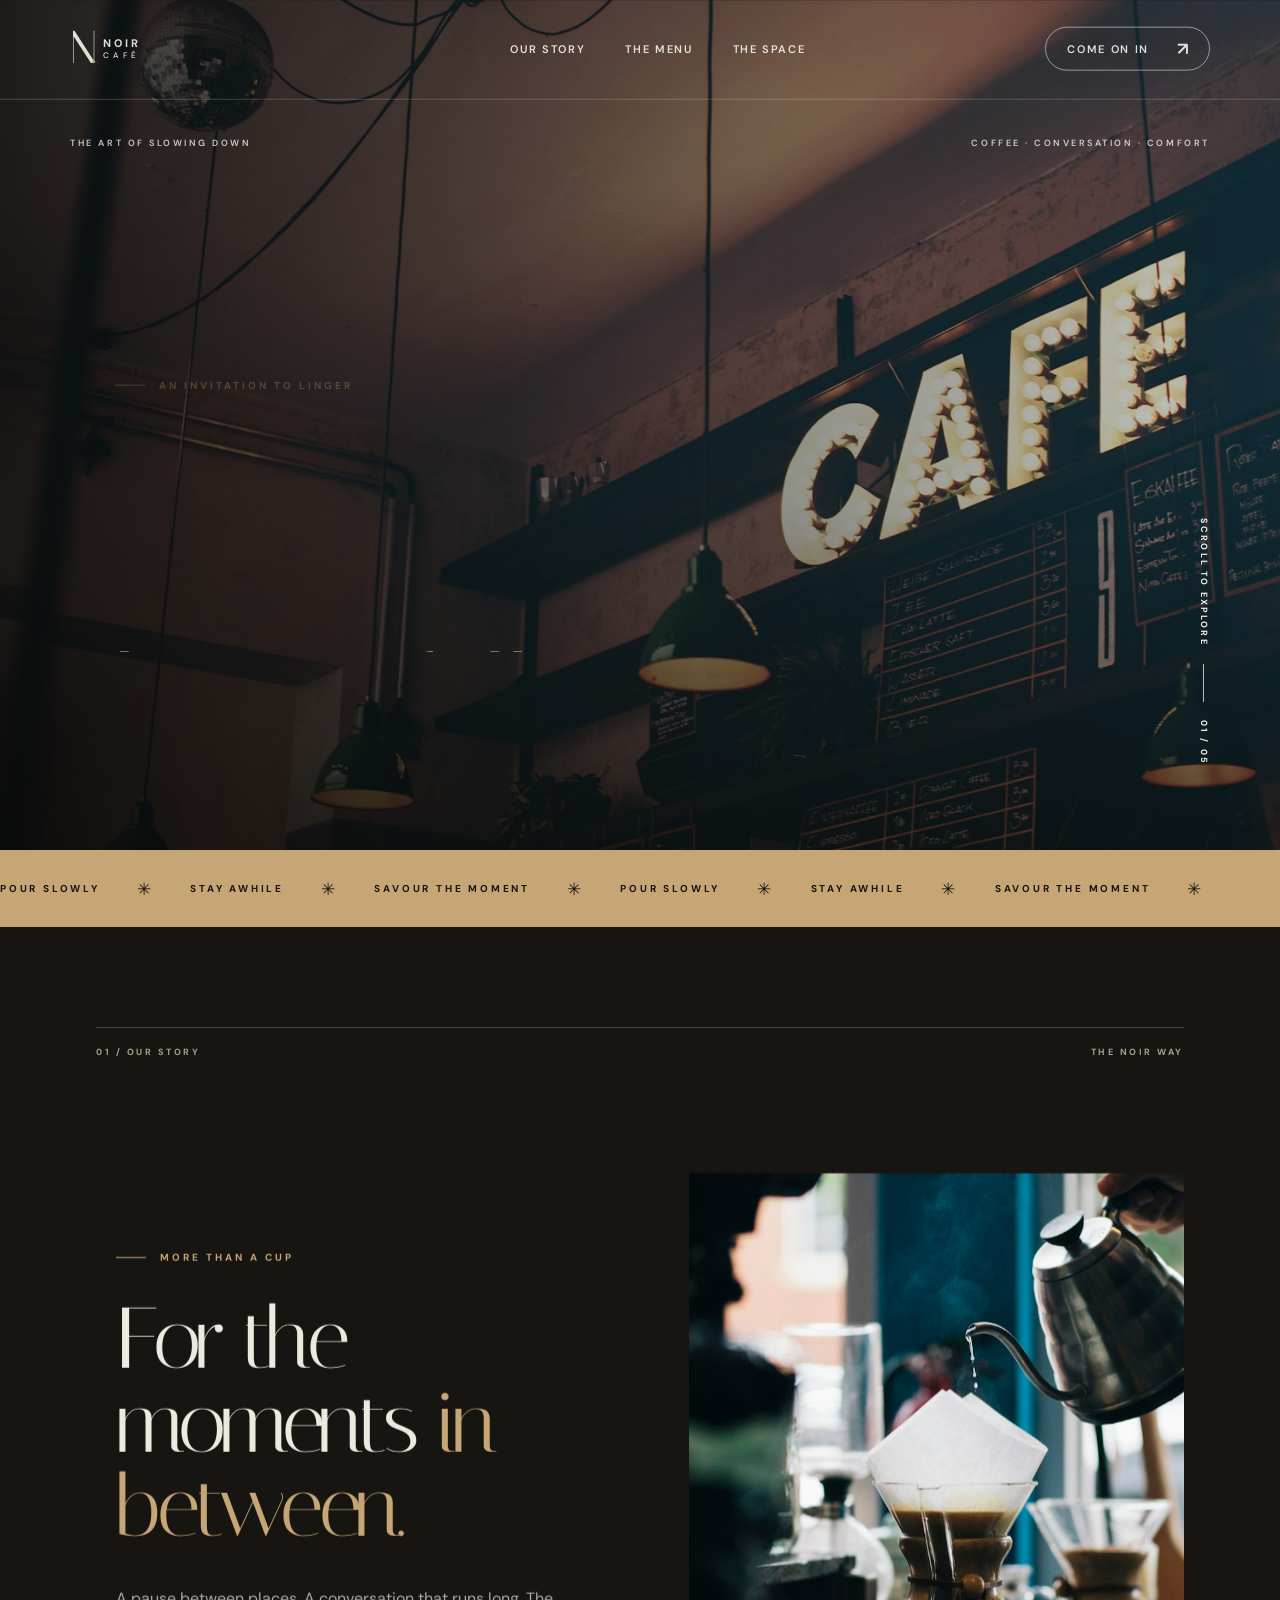
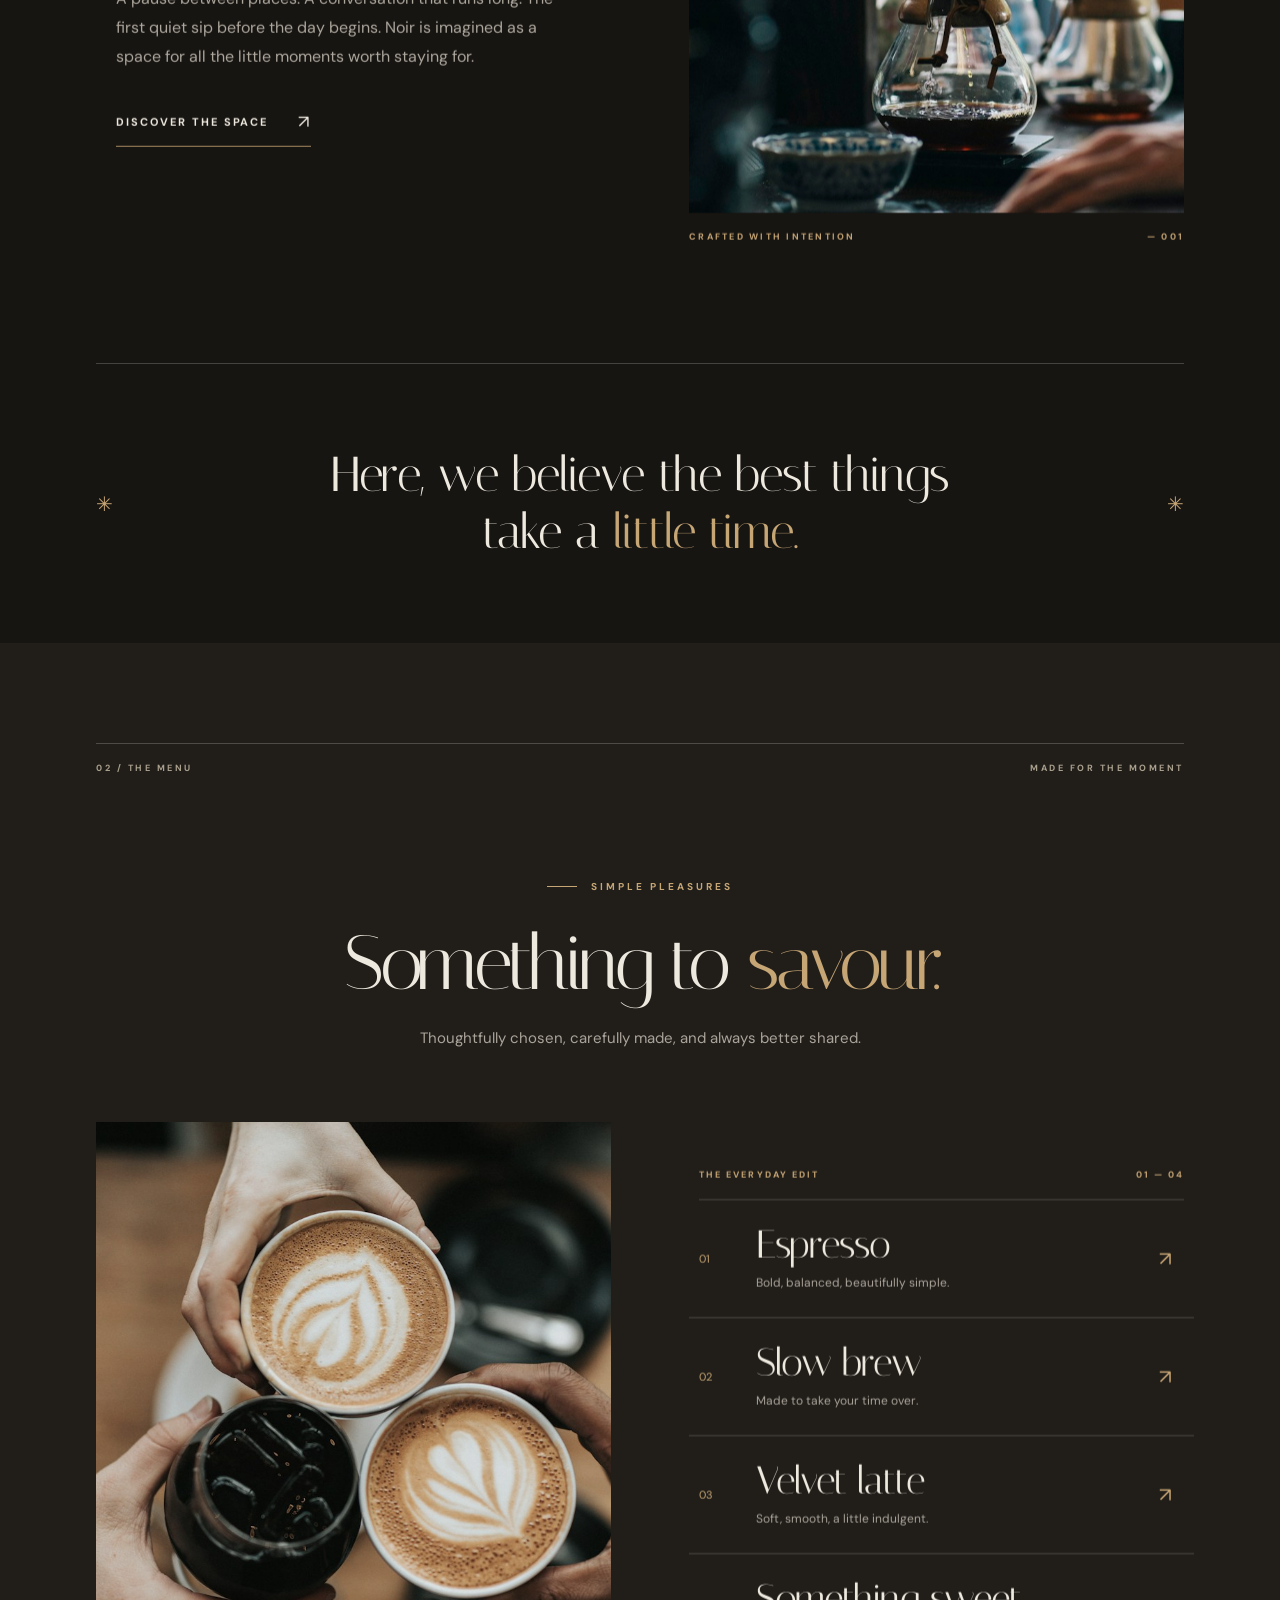
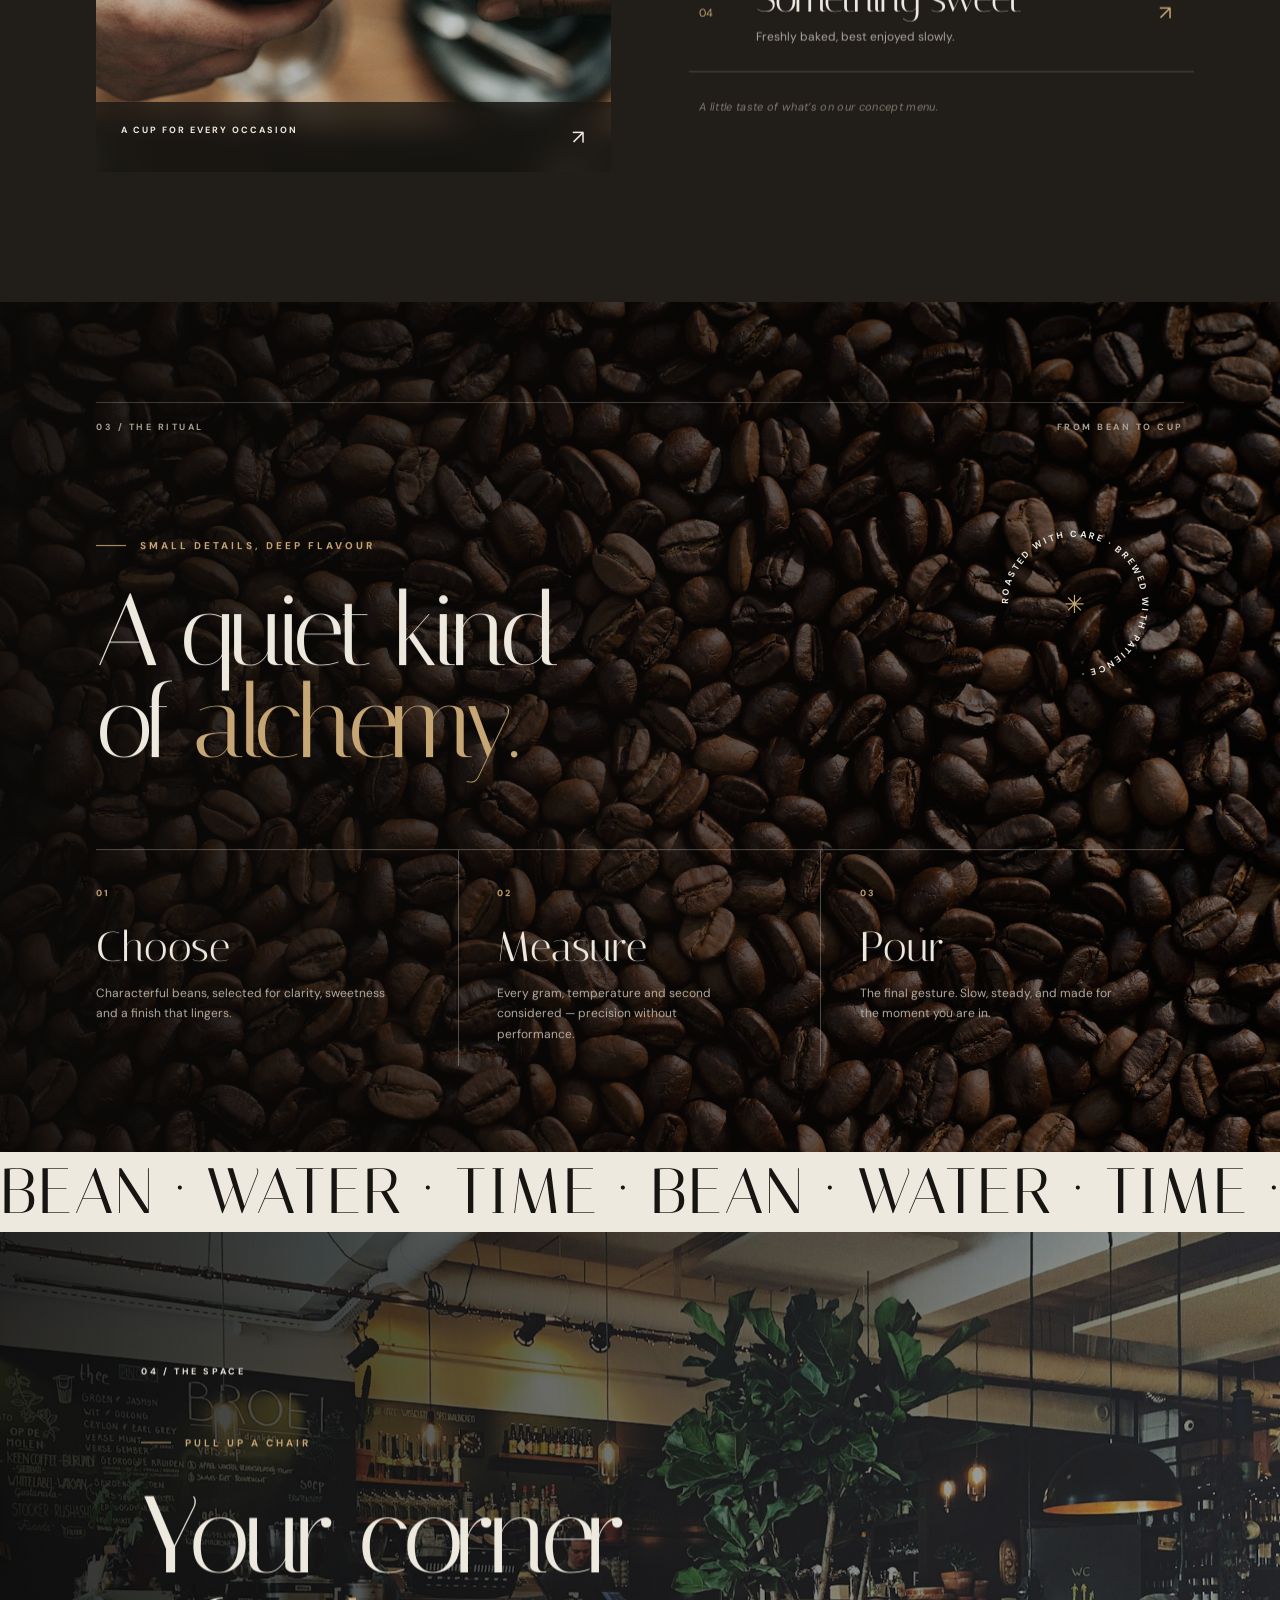
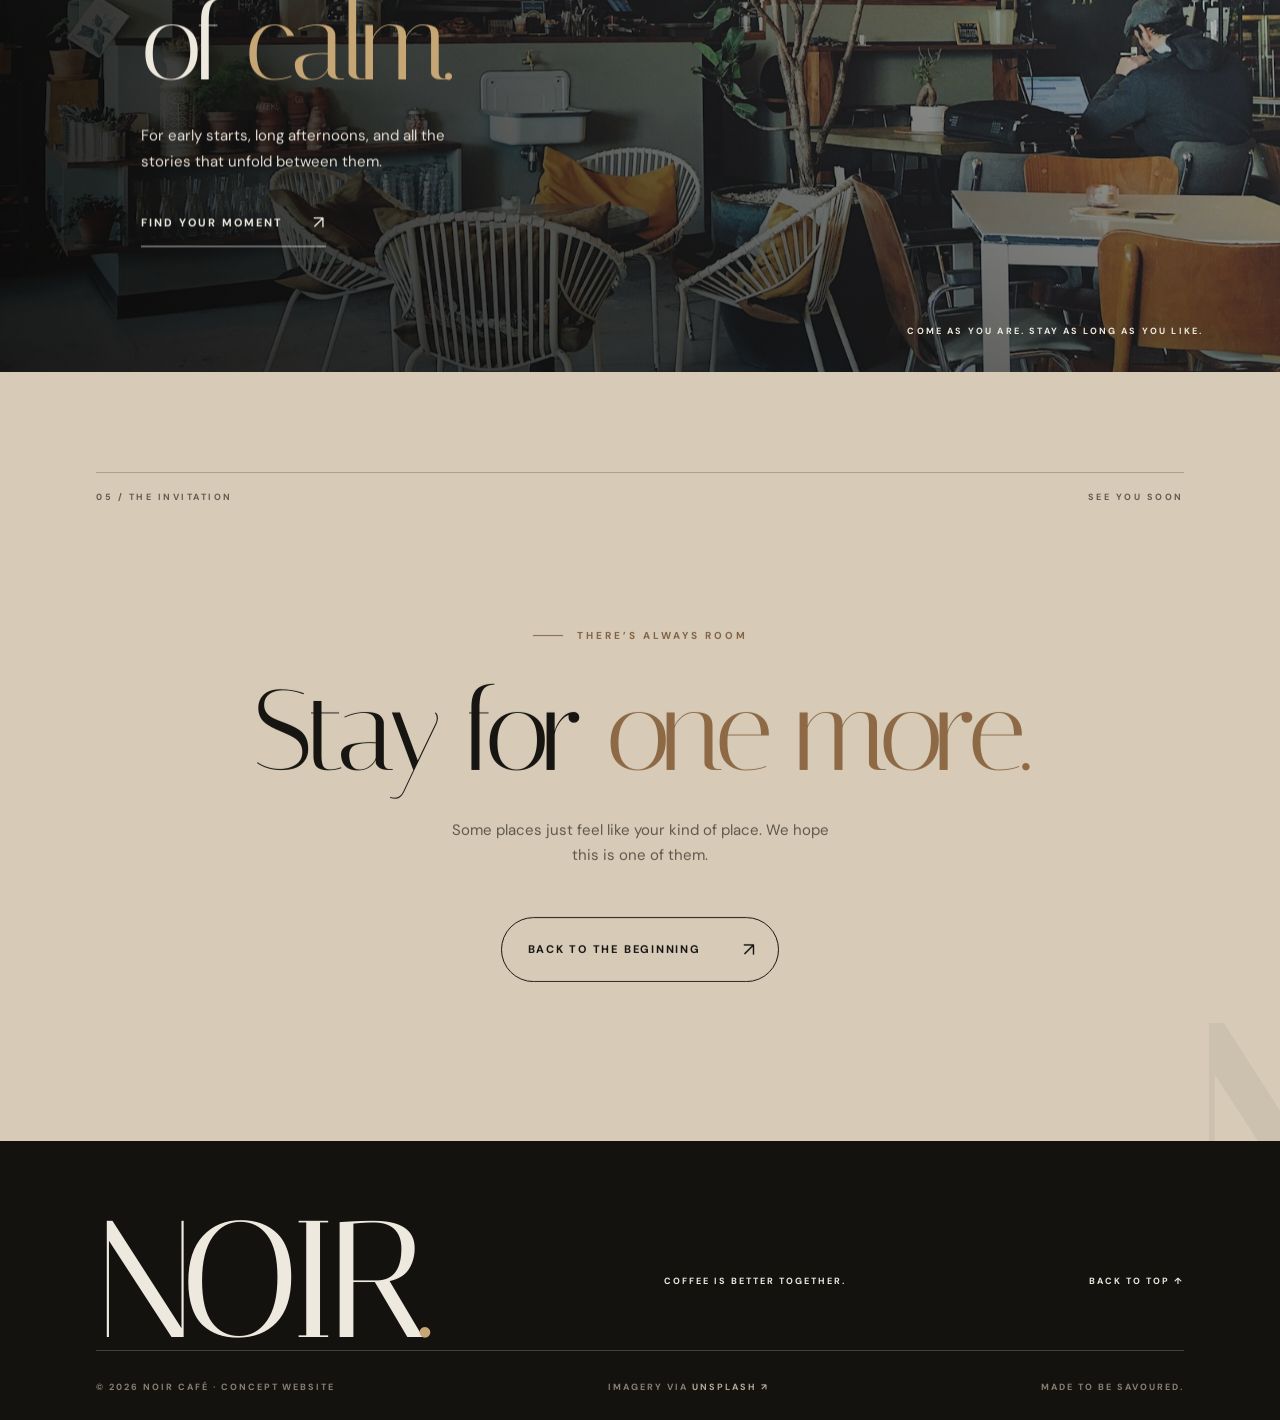
<file: index.html>
<!doctype html>
<html lang="en">
<head>
  <meta charset="UTF-8">
  <meta name="viewport" content="width=device-width, initial-scale=1.0">
  <meta name="theme-color" content="#171512">
  <meta name="description" content="Noir Café is a concept café experience for slow mornings, good coffee, and everything in between.">
  <title>Noir Café — A little time, beautifully spent</title>
  <link rel="icon" href="assets/favicon.svg" type="image/svg+xml">
  <link rel="preconnect" href="https://fonts.googleapis.com">
  <link rel="preconnect" href="https://fonts.gstatic.com" crossorigin>
  <link href="https://fonts.googleapis.com/css2?family=DM+Sans:wght@400;500;600;700&family=Italiana&display=swap" rel="stylesheet">
  <link rel="stylesheet" href="styles.css">
</head>
<body>
  <a class="skip-link" href="#main">Skip to content</a>
  <div class="intro" aria-hidden="true"><div class="intro-inner"><span class="intro-mark">N<span class="intro-dot">.</span></span><span class="intro-line"></span><span class="intro-caption">NOIR CAFÉ</span></div></div>
  <div class="scroll-line" aria-hidden="true"></div>
  <div class="page-transition" aria-hidden="true"><span class="transition-kicker">NOIR CAFÉ PRESENTS</span><span class="transition-name">THE EVERYDAY EDIT</span></div>

  <header class="site-header" id="top">
    <a class="brand" href="#top" aria-label="Noir Café, back to top"><span class="brand-symbol">N<span>.</span></span><span class="brand-name">NOIR <small>CAFÉ</small></span></a>
    <nav class="desktop-nav" aria-label="Main navigation">
      <a href="#story">Our story</a><a href="#menu">The menu</a><a href="#space">The space</a>
    </nav>
    <a class="header-cta" href="#visit">Come on in <span aria-hidden="true">↗</span></a>
    <button class="menu-toggle" aria-label="Open menu" aria-controls="mobile-nav" aria-expanded="false"><span></span><span></span></button>
  </header>
  <nav class="mobile-nav" id="mobile-nav" aria-label="Mobile navigation" inert><a href="#story">Our story</a><a href="#menu">The menu</a><a href="#space">The space</a><a href="#visit">Come on in</a></nav>

  <main id="main">
    <section class="hero" aria-labelledby="hero-title">
      <div class="hero-image" role="img" aria-label="Warm, atmospheric café interior"></div>
      <div class="hero-shade"></div>
      <div class="hero-topline"><span>THE ART OF SLOWING DOWN</span><span>COFFEE · CONVERSATION · COMFORT</span></div>
      <div class="hero-content">
        <p class="eyebrow hero-eyebrow"><span class="eyebrow-line"></span> AN INVITATION TO LINGER</p>
        <h1 id="hero-title"><span class="hero-line"><span>A little time,</span></span><span class="hero-line"><span><em>beautifully</em> spent.</span></span></h1>
        <div class="hero-bottom"><p>Good coffee tastes even better when there’s nowhere else you need to be.</p><a class="round-link" href="#story" aria-label="Discover our story"><span aria-hidden="true">↘</span></a></div>
      </div>
      <div class="hero-side">SCROLL TO EXPLORE <span></span> 01 / 05</div>
    </section>

    <div class="ticker" aria-hidden="true"><div class="ticker-track"><span>POUR SLOWLY <b>✳</b> STAY AWHILE <b>✳</b> SAVOUR THE MOMENT <b>✳</b> POUR SLOWLY <b>✳</b> STAY AWHILE <b>✳</b> SAVOUR THE MOMENT <b>✳</b></span><span>POUR SLOWLY <b>✳</b> STAY AWHILE <b>✳</b> SAVOUR THE MOMENT <b>✳</b> POUR SLOWLY <b>✳</b> STAY AWHILE <b>✳</b> SAVOUR THE MOMENT <b>✳</b></span></div></div>

    <section class="story section-pad" id="story" aria-labelledby="story-title">
      <div class="section-index"><span>01 / OUR STORY</span><span>THE NOIR WAY</span></div>
      <div class="story-grid">
        <div class="story-copy reveal"><p class="eyebrow"><span class="eyebrow-line"></span> MORE THAN A CUP</p><h2 id="story-title">For the moments <em>in between.</em></h2><p class="body-copy">A pause between places. A conversation that runs long. The first quiet sip before the day begins. Noir is imagined as a space for all the little moments worth staying for.</p><a class="text-link" href="#space">Discover the space <span aria-hidden="true">↗</span></a></div>
        <div class="story-visual reveal-image"><div class="image-frame"><img src="assets/coffee-pour.jpg" alt="Fresh filter coffee being poured by hand" loading="lazy"></div><span class="image-note">CRAFTED WITH INTENTION <span>— 001</span></span></div>
      </div>
      <div class="story-statement reveal"><span class="asterisk">✳</span><p>Here, we believe the best things<br>take a <em>little time.</em></p><span class="asterisk">✳</span></div>
    </section>

    <section class="menu-section section-pad" id="menu" aria-labelledby="menu-title">
      <div class="section-index"><span>02 / THE MENU</span><span>MADE FOR THE MOMENT</span></div>
      <div class="menu-heading reveal"><p class="eyebrow"><span class="eyebrow-line"></span> SIMPLE PLEASURES</p><h2 id="menu-title">Something to <em>savour.</em></h2><p>Thoughtfully chosen, carefully made, and always better shared.</p></div>
      <div class="menu-layout">
        <div class="menu-photo reveal-image"><img src="assets/coffee-cup.jpg" alt="Friends sharing coffee together" loading="lazy"><div class="photo-corner">A CUP FOR EVERY OCCASION <span>↗</span></div></div>
        <div class="menu-list reveal"><div class="menu-list-header"><span>THE EVERYDAY EDIT</span><span>01 — 04</span></div>
          <a class="menu-item page-link" href="menu/espresso.html" data-transition-name="ESPRESSO"><span class="menu-fill"></span><span class="menu-number">01</span><div><h3>Espresso</h3><p>Bold, balanced, beautifully simple.</p></div><span class="menu-glyph">↗</span></a>
          <a class="menu-item page-link" href="menu/slow-brew.html" data-transition-name="SLOW BREW"><span class="menu-fill"></span><span class="menu-number">02</span><div><h3>Slow brew</h3><p>Made to take your time over.</p></div><span class="menu-glyph">↗</span></a>
          <a class="menu-item page-link" href="menu/velvet-latte.html" data-transition-name="VELVET LATTE"><span class="menu-fill"></span><span class="menu-number">03</span><div><h3>Velvet latte</h3><p>Soft, smooth, a little indulgent.</p></div><span class="menu-glyph">↗</span></a>
          <a class="menu-item page-link" href="menu/something-sweet.html" data-transition-name="SOMETHING SWEET"><span class="menu-fill"></span><span class="menu-number">04</span><div><h3>Something sweet</h3><p>Freshly baked, best enjoyed slowly.</p></div><span class="menu-glyph">↗</span></a>
          <p class="menu-footnote">A little taste of what’s on our concept menu.</p>
        </div>
      </div>
    </section>

    <section class="ritual-section" id="ritual" aria-labelledby="ritual-title">
      <div class="ritual-texture" aria-hidden="true"></div>
      <div class="ritual-inner section-pad">
        <div class="section-index"><span>03 / THE RITUAL</span><span>FROM BEAN TO CUP</span></div>
        <div class="ritual-head reveal">
          <p class="eyebrow"><span class="eyebrow-line"></span> SMALL DETAILS, DEEP FLAVOUR</p>
          <h2 id="ritual-title">A quiet kind<br>of <em>alchemy.</em></h2>
        </div>
        <div class="ritual-orbit" aria-hidden="true"><span>✳</span><svg viewBox="0 0 180 180"><defs><path id="ritualPath" d="M90,90 m-67,0 a67,67 0 1,1 134,0 a67,67 0 1,1 -134,0"/></defs><text><textPath href="#ritualPath">ROASTED WITH CARE · BREWED WITH PATIENCE · </textPath></text></svg></div>
        <div class="ritual-steps reveal">
          <article><span>01</span><h3>Choose</h3><p>Characterful beans, selected for clarity, sweetness and a finish that lingers.</p></article>
          <article><span>02</span><h3>Measure</h3><p>Every gram, temperature and second considered — precision without performance.</p></article>
          <article><span>03</span><h3>Pour</h3><p>The final gesture. Slow, steady, and made for the moment you are in.</p></article>
        </div>
      </div>
      <div class="ritual-marquee" aria-hidden="true"><span>BEAN · WATER · TIME · BEAN · WATER · TIME · BEAN · WATER · TIME · </span></div>
    </section>

    <section class="space-section" id="space" aria-labelledby="space-title">
      <div class="space-image" role="img" aria-label="A café with a relaxed, welcoming interior"></div><div class="space-overlay"></div>
      <div class="space-content reveal"><span class="space-label">04 / THE SPACE</span><p class="eyebrow"><span class="eyebrow-line"></span> PULL UP A CHAIR</p><h2 id="space-title">Your corner<br>of <em>calm.</em></h2><p>For early starts, long afternoons, and all the stories that unfold between them.</p><a class="light-link" href="#visit">Find your moment <span aria-hidden="true">↗</span></a></div>
      <span class="space-caption">COME AS YOU ARE. STAY AS LONG AS YOU LIKE.</span>
    </section>

    <section class="visit section-pad" id="visit" aria-labelledby="visit-title"><div class="section-index"><span>05 / THE INVITATION</span><span>SEE YOU SOON</span></div><div class="visit-inner reveal"><p class="eyebrow"><span class="eyebrow-line"></span> THERE’S ALWAYS ROOM</p><h2 id="visit-title">Stay for <em>one more.</em></h2><p>Some places just feel like your kind of place. We hope this is one of them.</p><a class="visit-button" href="#top">Back to the beginning <span aria-hidden="true">↗</span></a></div><div class="visit-ornament" aria-hidden="true">N.</div></section>
  </main>

  <footer class="site-footer"><div class="footer-top"><a class="footer-brand" href="#top">NOIR<span>.</span></a><span>COFFEE IS BETTER TOGETHER.</span><a href="#top">BACK TO TOP ↑</a></div><div class="footer-bottom"><span>© <span id="year"></span> NOIR CAFÉ · CONCEPT WEBSITE</span><span>IMAGERY VIA <a href="https://unsplash.com" target="_blank" rel="noopener noreferrer">UNSPLASH ↗</a></span><span>MADE TO BE SAVOURED.</span></div></footer>

  <!-- GSAP local assets -->
  <script src="assets/gsap.min.js"></script>
  <script src="assets/ScrollTrigger.min.js"></script>
  <script src="script.js"></script>
</body>
</html>
</file>
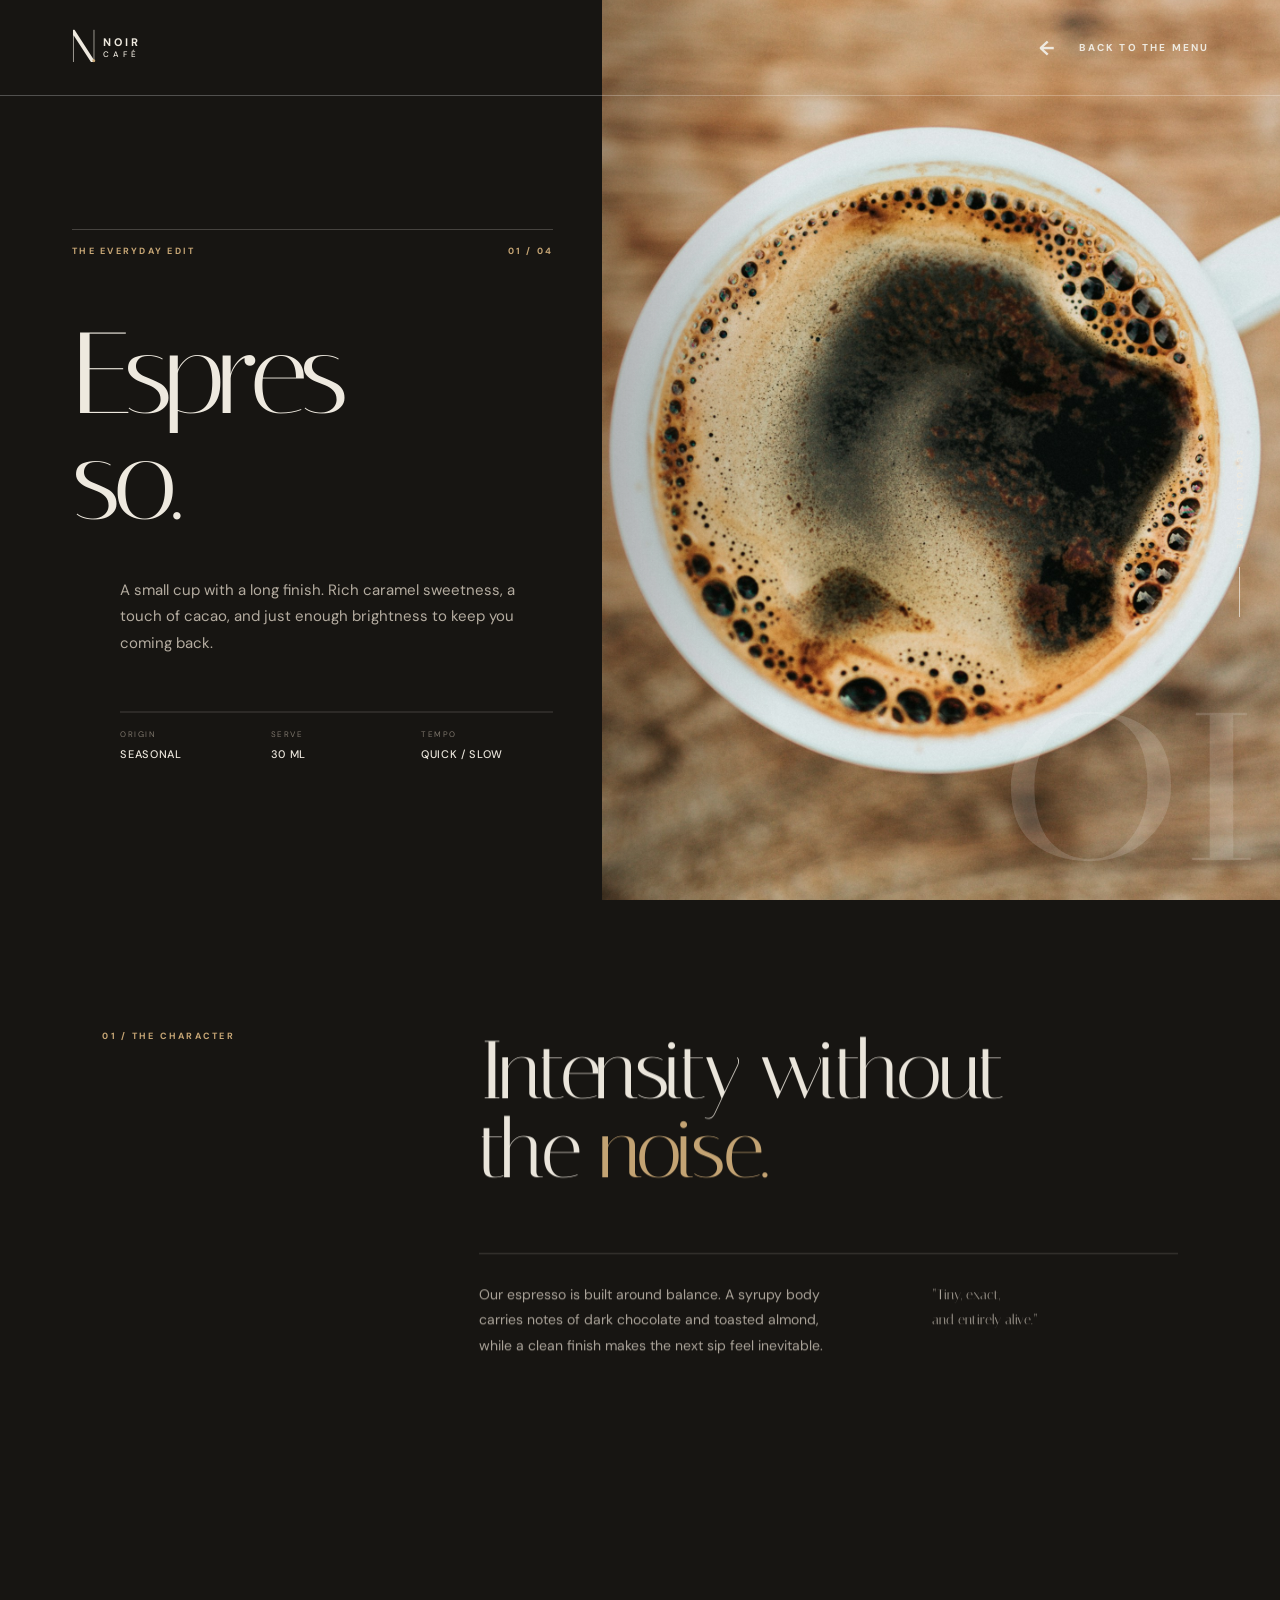
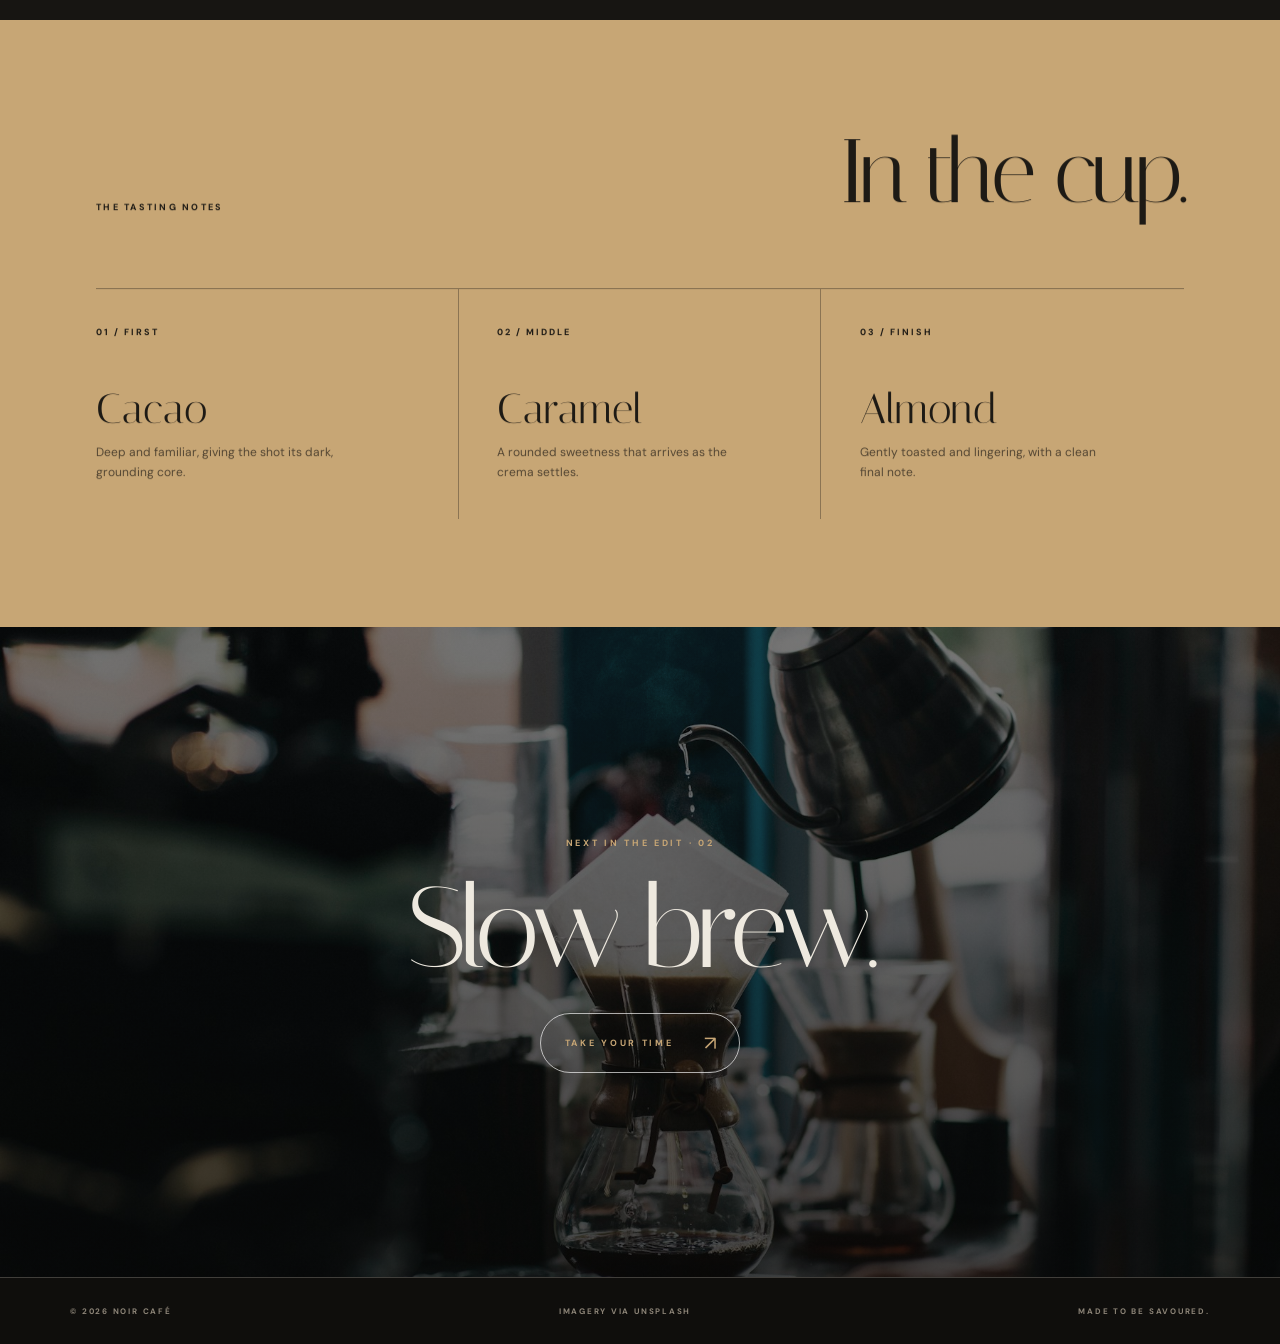
<file: menu/espresso.html>
<!doctype html><html lang="en"><head><meta charset="UTF-8"><meta name="viewport" content="width=device-width,initial-scale=1"><meta name="theme-color" content="#171512"><meta name="description" content="Noir Café espresso — bold, balanced and beautifully simple."><title>Espresso — Noir Café</title><link rel="icon" href="../assets/favicon.svg" type="image/svg+xml"><link rel="preconnect" href="https://fonts.googleapis.com"><link rel="preconnect" href="https://fonts.gstatic.com" crossorigin><link href="https://fonts.googleapis.com/css2?family=DM+Sans:wght@400;500;600;700&family=Italiana&display=swap" rel="stylesheet"><link rel="stylesheet" href="detail.css"></head>
<body class="detail-page" style="--detail-accent:#c7a675;--detail-image:url('../assets/espresso-detail.jpg');--next-image:url('../assets/slow-brew-detail.jpg')"><a class="skip-link" href="#main">Skip to content</a><div class="page-transition" aria-hidden="true"><span class="transition-kicker">THE EVERYDAY EDIT · 01</span><span class="transition-name">ESPRESSO</span></div>
<header class="detail-header"><a class="brand detail-link" href="../index.html" data-transition-name="NOIR CAFÉ"><span class="brand-symbol">N<span>.</span></span><span class="brand-name">NOIR <small>CAFÉ</small></span></a><a class="back-link detail-link" href="../index.html#menu" data-transition-name="THE MENU"><span>←</span> Back to the menu</a></header>
<main id="main"><section class="detail-hero"><div class="detail-copy"><div class="detail-kicker"><span>THE EVERYDAY EDIT</span><span>01 / 04</span></div><h1 class="detail-title"><span class="title-line"><span>Espres</span></span><span class="title-line"><span>so.</span></span></h1><p class="detail-deck">A small cup with a long finish. Rich caramel sweetness, a touch of cacao, and just enough brightness to keep you coming back.</p><div class="detail-meta"><span>Origin<strong>Seasonal</strong></span><span>Serve<strong>30 ml</strong></span><span>Tempo<strong>Quick / Slow</strong></span></div></div><div class="detail-visual"><div class="detail-image" role="img" aria-label="Fresh espresso viewed from above"></div><span class="detail-number">01</span><span class="detail-scroll">SCROLL TO TASTE</span></div></section>
<section class="manifesto"><span class="manifesto-label">01 / THE CHARACTER</span><div class="manifesto-copy reveal"><h2>Intensity without<br>the <em>noise.</em></h2><div class="manifesto-bottom"><p>Our espresso is built around balance. A syrupy body carries notes of dark chocolate and toasted almond, while a clean finish makes the next sip feel inevitable.</p><p class="manifesto-quote">“Tiny, exact,<br>and entirely alive.”</p></div></div></section>
<section class="notes"><div class="notes-head reveal"><span>THE TASTING NOTES</span><h2>In the cup.</h2></div><div class="notes-grid reveal"><article class="note"><span>01 / FIRST</span><h3>Cacao</h3><p>Deep and familiar, giving the shot its dark, grounding core.</p></article><article class="note"><span>02 / MIDDLE</span><h3>Caramel</h3><p>A rounded sweetness that arrives as the crema settles.</p></article><article class="note"><span>03 / FINISH</span><h3>Almond</h3><p>Gently toasted and lingering, with a clean final note.</p></article></div></section>
<a class="next-story detail-link" href="slow-brew.html" data-transition-name="SLOW BREW"><span class="next-story-bg"></span><span class="next-content"><span>NEXT IN THE EDIT · 02</span><h2>Slow brew.</h2><span class="next-action">TAKE YOUR TIME <b>↗</b></span></span></a></main><footer class="detail-footer"><span>© <span data-year></span> NOIR CAFÉ</span><span>IMAGERY VIA UNSPLASH</span><span>MADE TO BE SAVOURED.</span></footer><script src="../assets/gsap.min.js"></script><script src="../assets/ScrollTrigger.min.js"></script><script src="detail.js"></script></body></html>
</file>
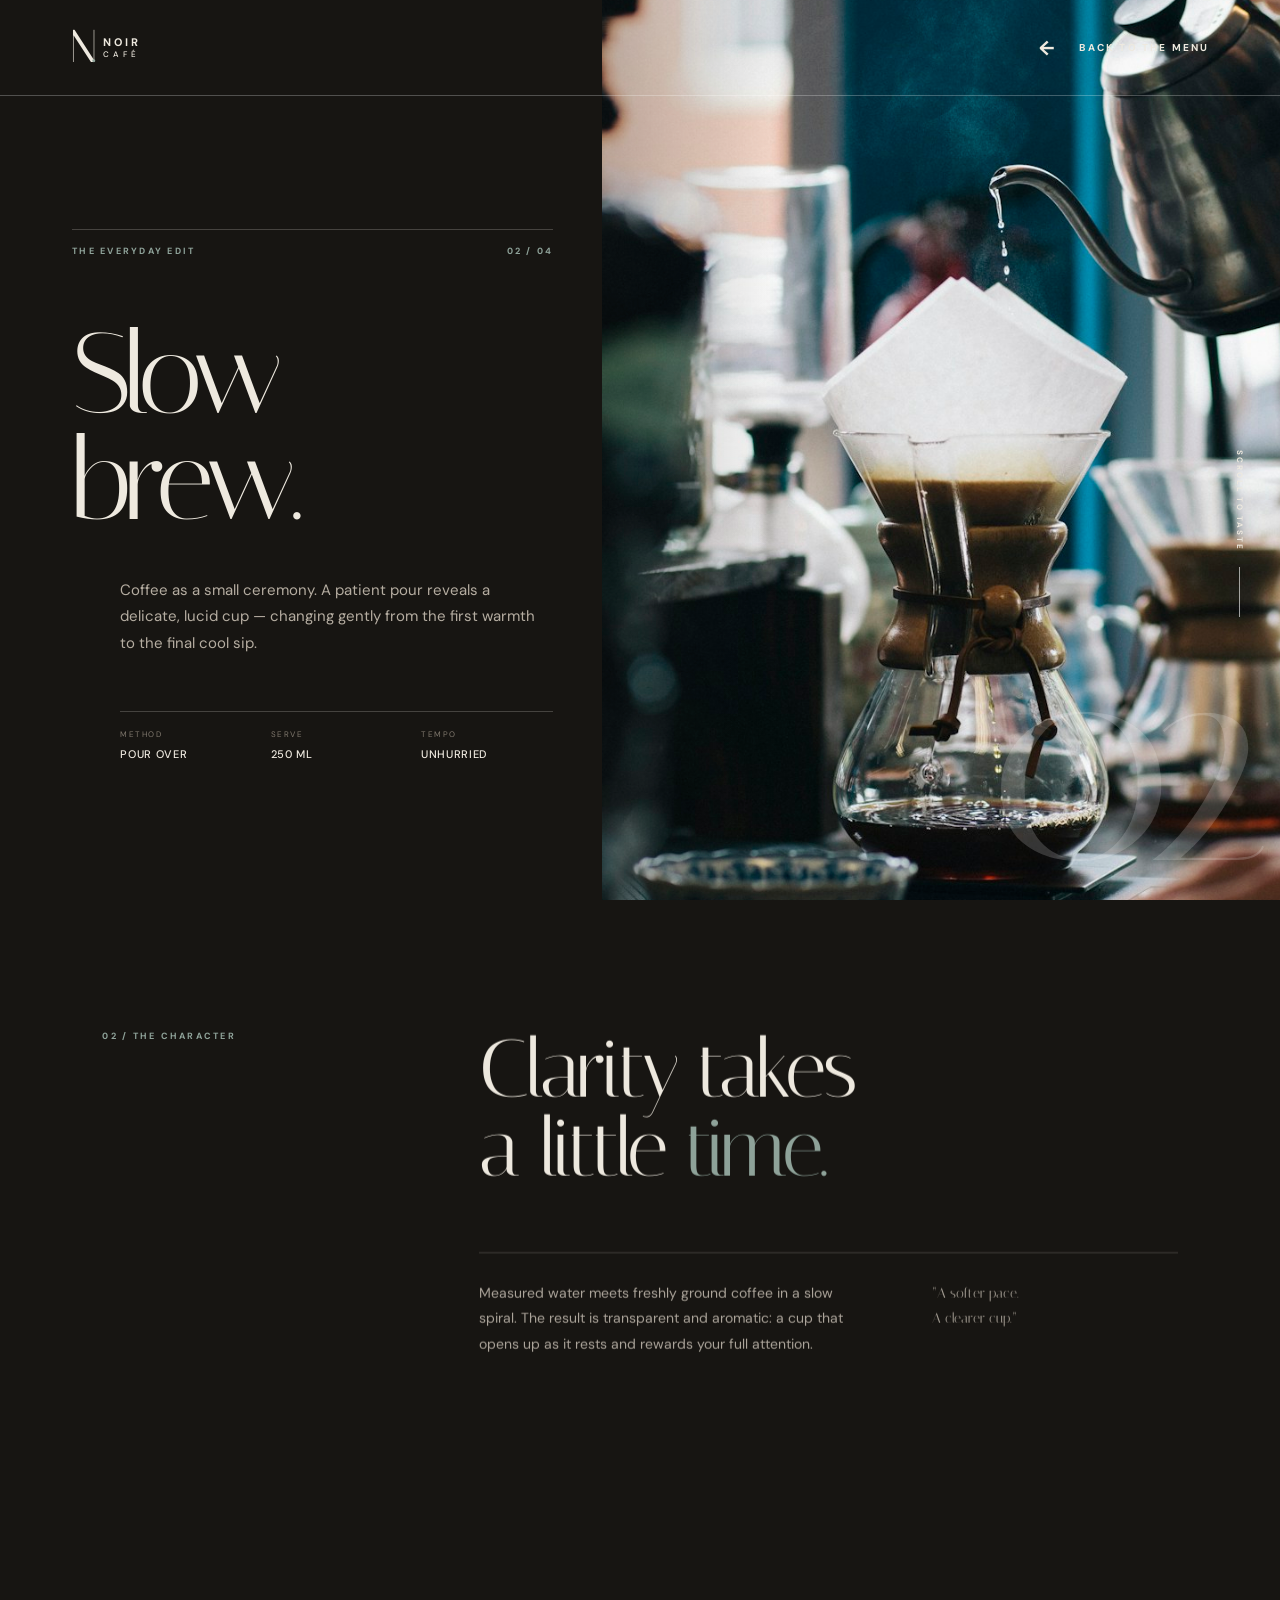
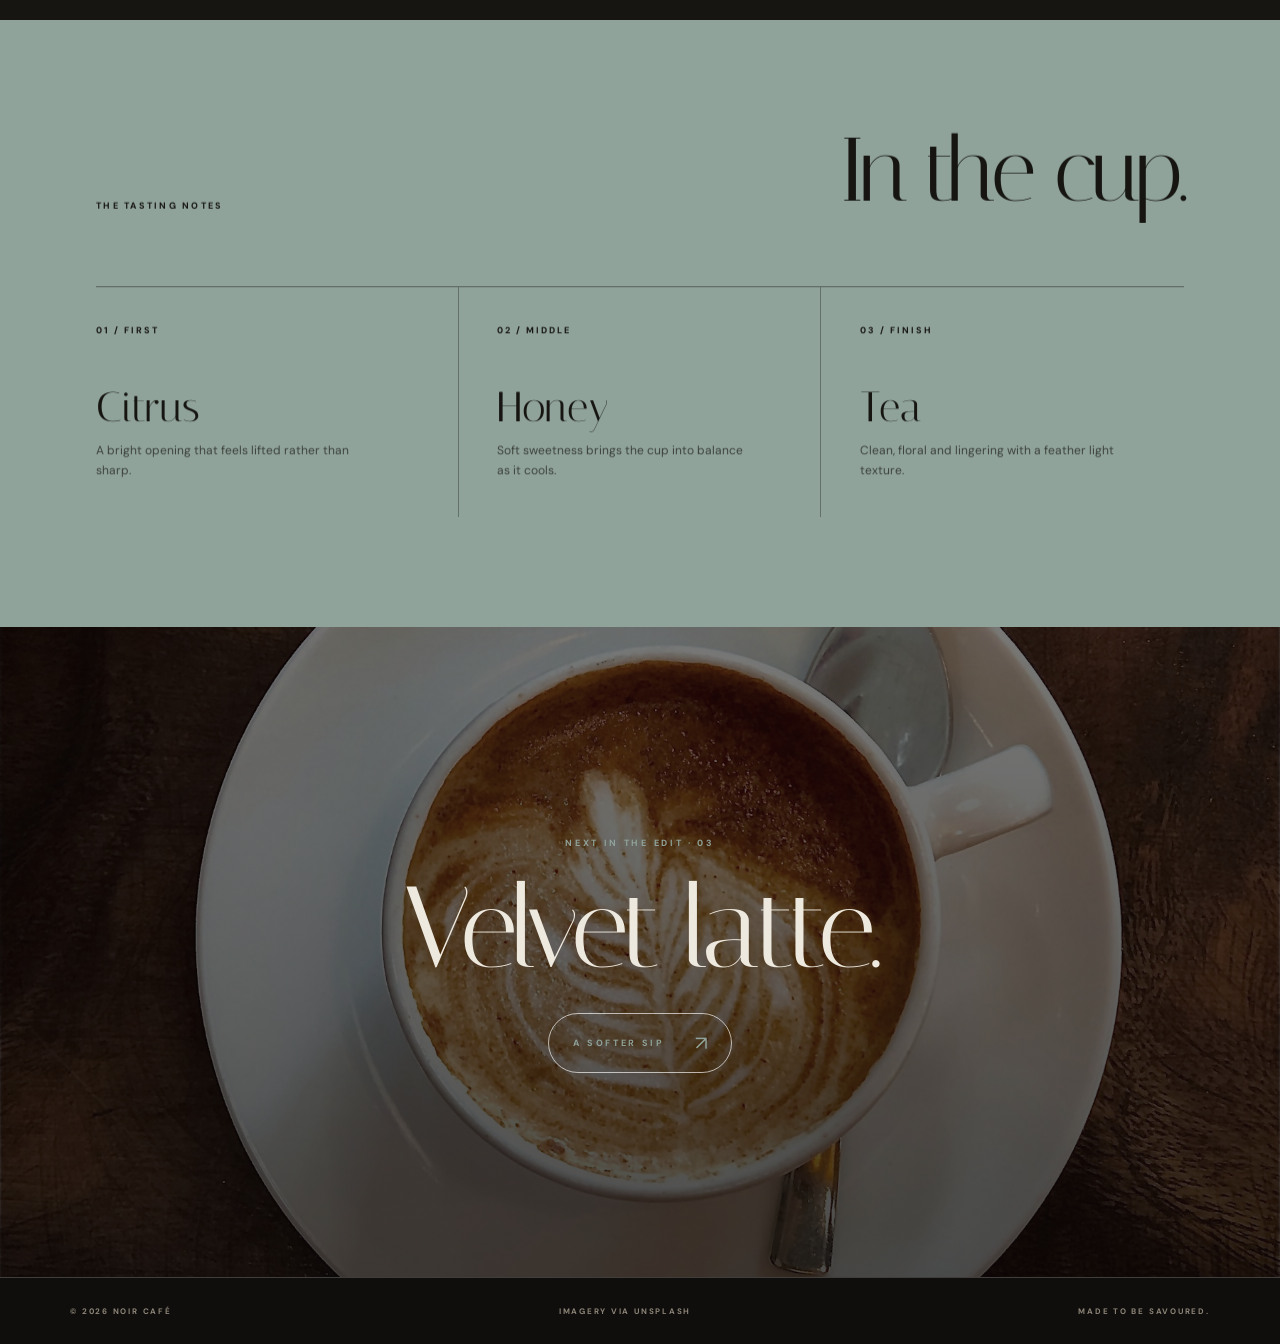
<file: menu/slow-brew.html>
<!doctype html><html lang="en"><head><meta charset="UTF-8"><meta name="viewport" content="width=device-width,initial-scale=1"><meta name="theme-color" content="#171512"><meta name="description" content="Noir Café slow brew — careful coffee made at an unhurried pace."><title>Slow Brew — Noir Café</title><link rel="icon" href="../assets/favicon.svg" type="image/svg+xml"><link rel="preconnect" href="https://fonts.googleapis.com"><link rel="preconnect" href="https://fonts.gstatic.com" crossorigin><link href="https://fonts.googleapis.com/css2?family=DM+Sans:wght@400;500;600;700&family=Italiana&display=swap" rel="stylesheet"><link rel="stylesheet" href="detail.css"></head>
<body class="detail-page" style="--detail-accent:#8fa39a;--detail-image:url('../assets/slow-brew-detail.jpg');--next-image:url('../assets/latte-detail.jpg')"><a class="skip-link" href="#main">Skip to content</a><div class="page-transition" aria-hidden="true"><span class="transition-kicker">THE EVERYDAY EDIT · 02</span><span class="transition-name">SLOW BREW</span></div>
<header class="detail-header"><a class="brand detail-link" href="../index.html" data-transition-name="NOIR CAFÉ"><span class="brand-symbol">N<span>.</span></span><span class="brand-name">NOIR <small>CAFÉ</small></span></a><a class="back-link detail-link" href="../index.html#menu" data-transition-name="THE MENU"><span>←</span> Back to the menu</a></header>
<main id="main"><section class="detail-hero"><div class="detail-copy"><div class="detail-kicker"><span>THE EVERYDAY EDIT</span><span>02 / 04</span></div><h1 class="detail-title"><span class="title-line"><span>Slow</span></span><span class="title-line"><span>brew.</span></span></h1><p class="detail-deck">Coffee as a small ceremony. A patient pour reveals a delicate, lucid cup — changing gently from the first warmth to the final cool sip.</p><div class="detail-meta"><span>Method<strong>Pour over</strong></span><span>Serve<strong>250 ml</strong></span><span>Tempo<strong>Unhurried</strong></span></div></div><div class="detail-visual"><div class="detail-image" role="img" aria-label="Coffee being prepared by pour over"></div><span class="detail-number">02</span><span class="detail-scroll">SCROLL TO TASTE</span></div></section>
<section class="manifesto"><span class="manifesto-label">02 / THE CHARACTER</span><div class="manifesto-copy reveal"><h2>Clarity takes<br>a little <em>time.</em></h2><div class="manifesto-bottom"><p>Measured water meets freshly ground coffee in a slow spiral. The result is transparent and aromatic: a cup that opens up as it rests and rewards your full attention.</p><p class="manifesto-quote">“A softer pace.<br>A clearer cup.”</p></div></div></section>
<section class="notes"><div class="notes-head reveal"><span>THE TASTING NOTES</span><h2>In the cup.</h2></div><div class="notes-grid reveal"><article class="note"><span>01 / FIRST</span><h3>Citrus</h3><p>A bright opening that feels lifted rather than sharp.</p></article><article class="note"><span>02 / MIDDLE</span><h3>Honey</h3><p>Soft sweetness brings the cup into balance as it cools.</p></article><article class="note"><span>03 / FINISH</span><h3>Tea</h3><p>Clean, floral and lingering with a feather light texture.</p></article></div></section>
<a class="next-story detail-link" href="velvet-latte.html" data-transition-name="VELVET LATTE"><span class="next-story-bg"></span><span class="next-content"><span>NEXT IN THE EDIT · 03</span><h2>Velvet latte.</h2><span class="next-action">A SOFTER SIP <b>↗</b></span></span></a></main><footer class="detail-footer"><span>© <span data-year></span> NOIR CAFÉ</span><span>IMAGERY VIA UNSPLASH</span><span>MADE TO BE SAVOURED.</span></footer><script src="../assets/gsap.min.js"></script><script src="../assets/ScrollTrigger.min.js"></script><script src="detail.js"></script></body></html>
</file>
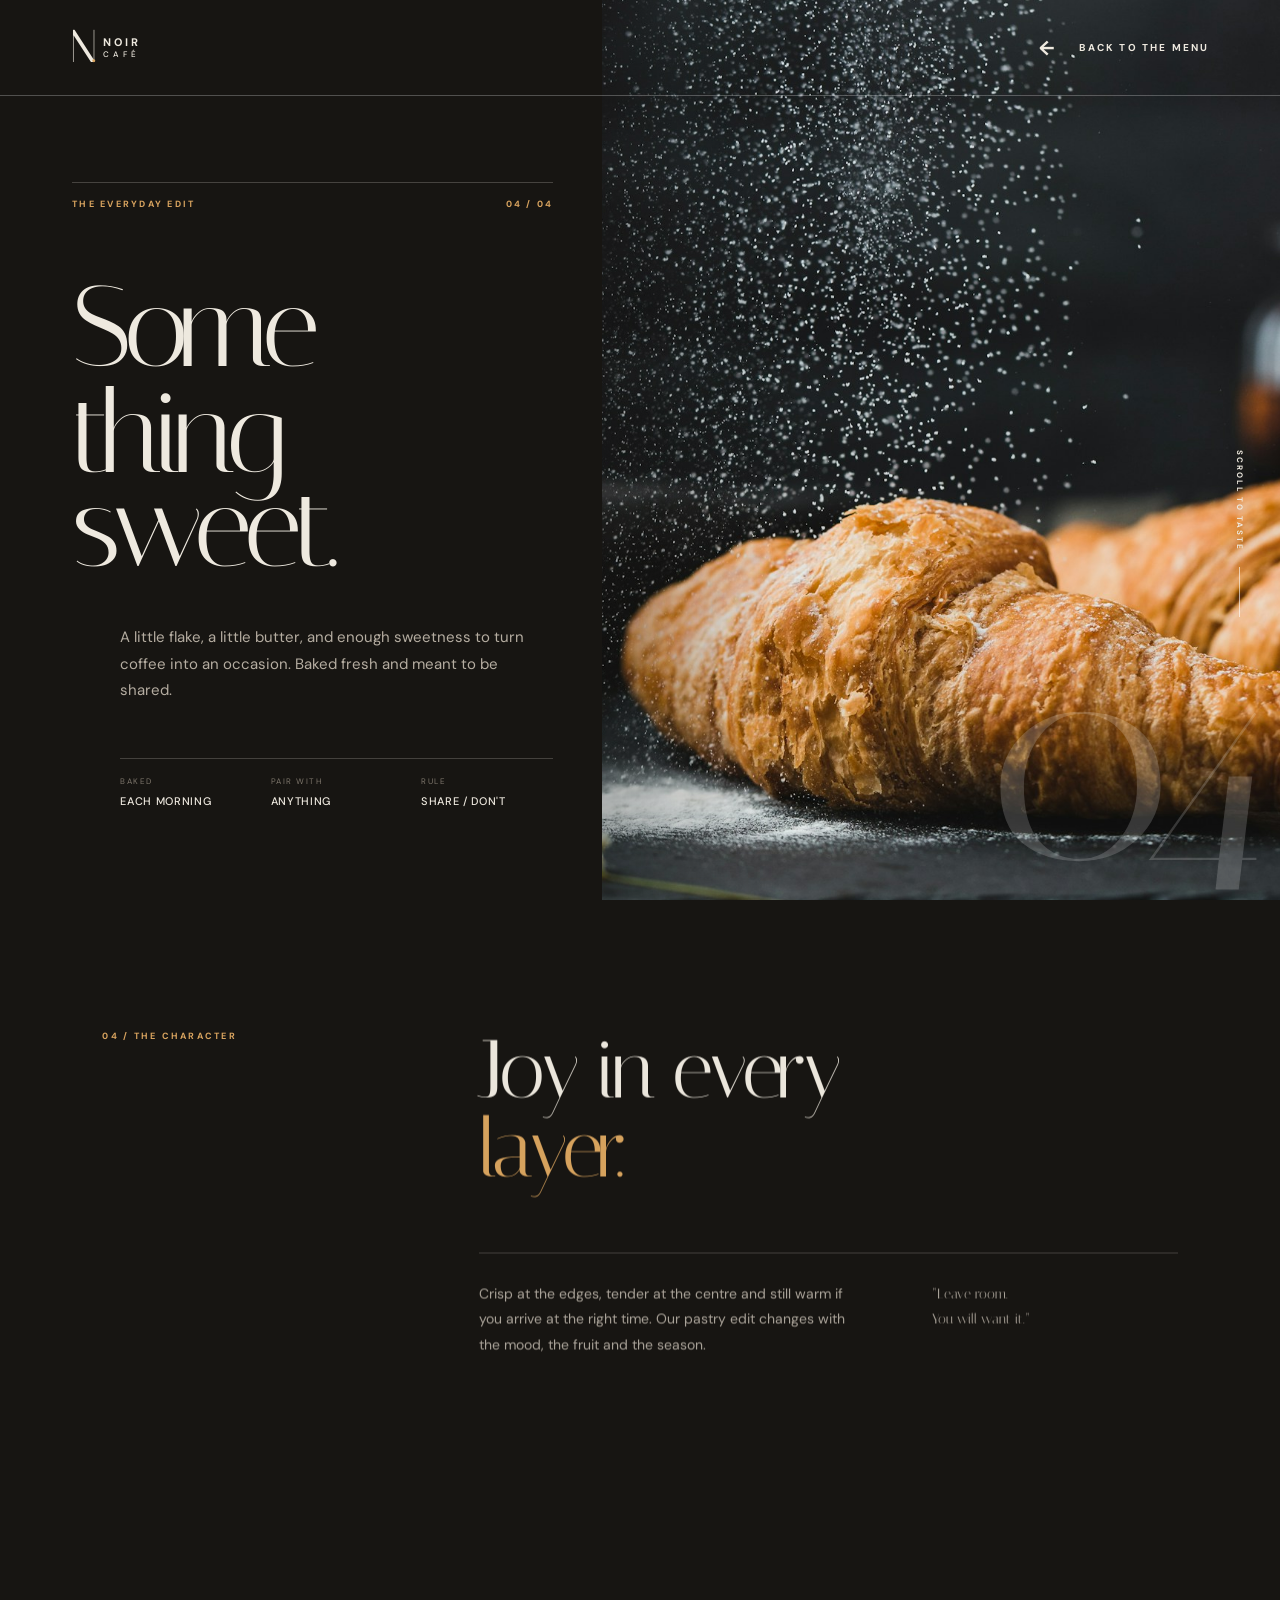
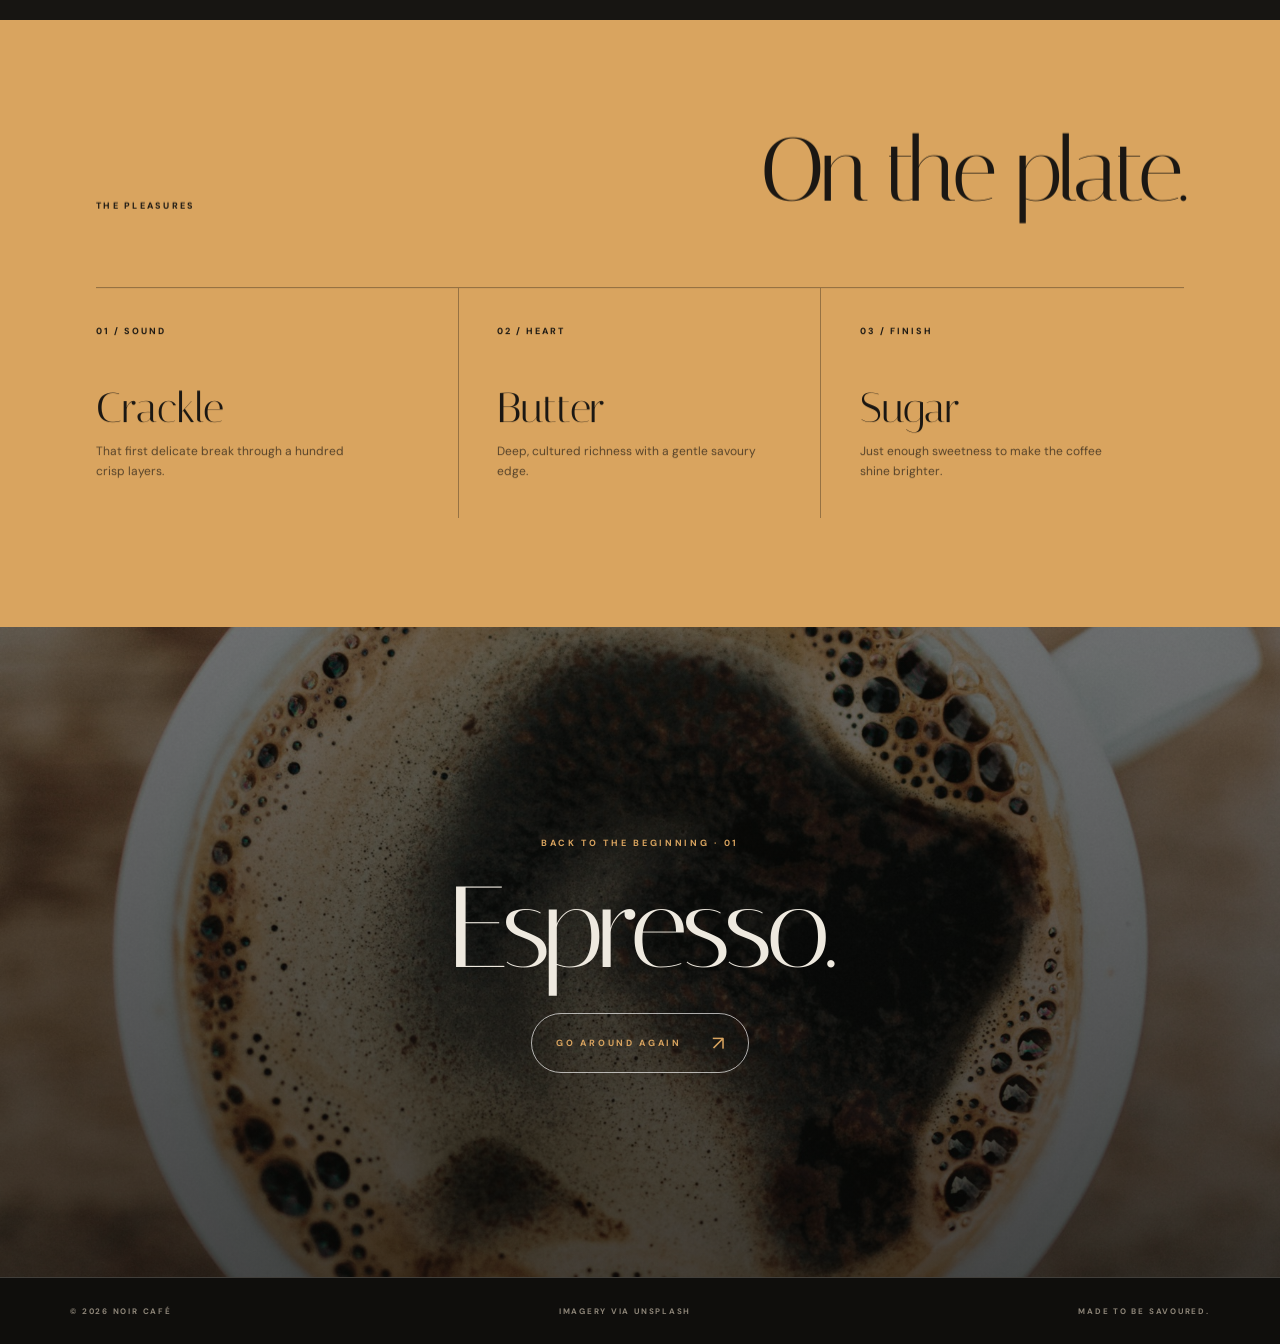
<file: menu/something-sweet.html>
<!doctype html><html lang="en"><head><meta charset="UTF-8"><meta name="viewport" content="width=device-width,initial-scale=1"><meta name="theme-color" content="#171512"><meta name="description" content="Noir Café pastry — freshly baked and best enjoyed slowly."><title>Something Sweet — Noir Café</title><link rel="icon" href="../assets/favicon.svg" type="image/svg+xml"><link rel="preconnect" href="https://fonts.googleapis.com"><link rel="preconnect" href="https://fonts.gstatic.com" crossorigin><link href="https://fonts.googleapis.com/css2?family=DM+Sans:wght@400;500;600;700&family=Italiana&display=swap" rel="stylesheet"><link rel="stylesheet" href="detail.css"></head>
<body class="detail-page" style="--detail-accent:#d9a45f;--detail-image:url('../assets/sweet-detail.jpg');--next-image:url('../assets/espresso-detail.jpg')"><a class="skip-link" href="#main">Skip to content</a><div class="page-transition" aria-hidden="true"><span class="transition-kicker">THE EVERYDAY EDIT · 04</span><span class="transition-name">SOMETHING SWEET</span></div>
<header class="detail-header"><a class="brand detail-link" href="../index.html" data-transition-name="NOIR CAFÉ"><span class="brand-symbol">N<span>.</span></span><span class="brand-name">NOIR <small>CAFÉ</small></span></a><a class="back-link detail-link" href="../index.html#menu" data-transition-name="THE MENU"><span>←</span> Back to the menu</a></header>
<main id="main"><section class="detail-hero"><div class="detail-copy"><div class="detail-kicker"><span>THE EVERYDAY EDIT</span><span>04 / 04</span></div><h1 class="detail-title"><span class="title-line"><span>Some</span></span><span class="title-line"><span>thing sweet.</span></span></h1><p class="detail-deck">A little flake, a little butter, and enough sweetness to turn coffee into an occasion. Baked fresh and meant to be shared.</p><div class="detail-meta"><span>Baked<strong>Each morning</strong></span><span>Pair with<strong>Anything</strong></span><span>Rule<strong>Share / Don't</strong></span></div></div><div class="detail-visual"><div class="detail-image" role="img" aria-label="Freshly baked croissants dusted with sugar"></div><span class="detail-number">04</span><span class="detail-scroll">SCROLL TO TASTE</span></div></section>
<section class="manifesto"><span class="manifesto-label">04 / THE CHARACTER</span><div class="manifesto-copy reveal"><h2>Joy in every<br><em>layer.</em></h2><div class="manifesto-bottom"><p>Crisp at the edges, tender at the centre and still warm if you arrive at the right time. Our pastry edit changes with the mood, the fruit and the season.</p><p class="manifesto-quote">“Leave room.<br>You will want it.”</p></div></div></section>
<section class="notes"><div class="notes-head reveal"><span>THE PLEASURES</span><h2>On the plate.</h2></div><div class="notes-grid reveal"><article class="note"><span>01 / SOUND</span><h3>Crackle</h3><p>That first delicate break through a hundred crisp layers.</p></article><article class="note"><span>02 / HEART</span><h3>Butter</h3><p>Deep, cultured richness with a gentle savoury edge.</p></article><article class="note"><span>03 / FINISH</span><h3>Sugar</h3><p>Just enough sweetness to make the coffee shine brighter.</p></article></div></section>
<a class="next-story detail-link" href="espresso.html" data-transition-name="ESPRESSO"><span class="next-story-bg"></span><span class="next-content"><span>BACK TO THE BEGINNING · 01</span><h2>Espresso.</h2><span class="next-action">GO AROUND AGAIN <b>↗</b></span></span></a></main><footer class="detail-footer"><span>© <span data-year></span> NOIR CAFÉ</span><span>IMAGERY VIA UNSPLASH</span><span>MADE TO BE SAVOURED.</span></footer><script src="../assets/gsap.min.js"></script><script src="../assets/ScrollTrigger.min.js"></script><script src="detail.js"></script></body></html>
</file>
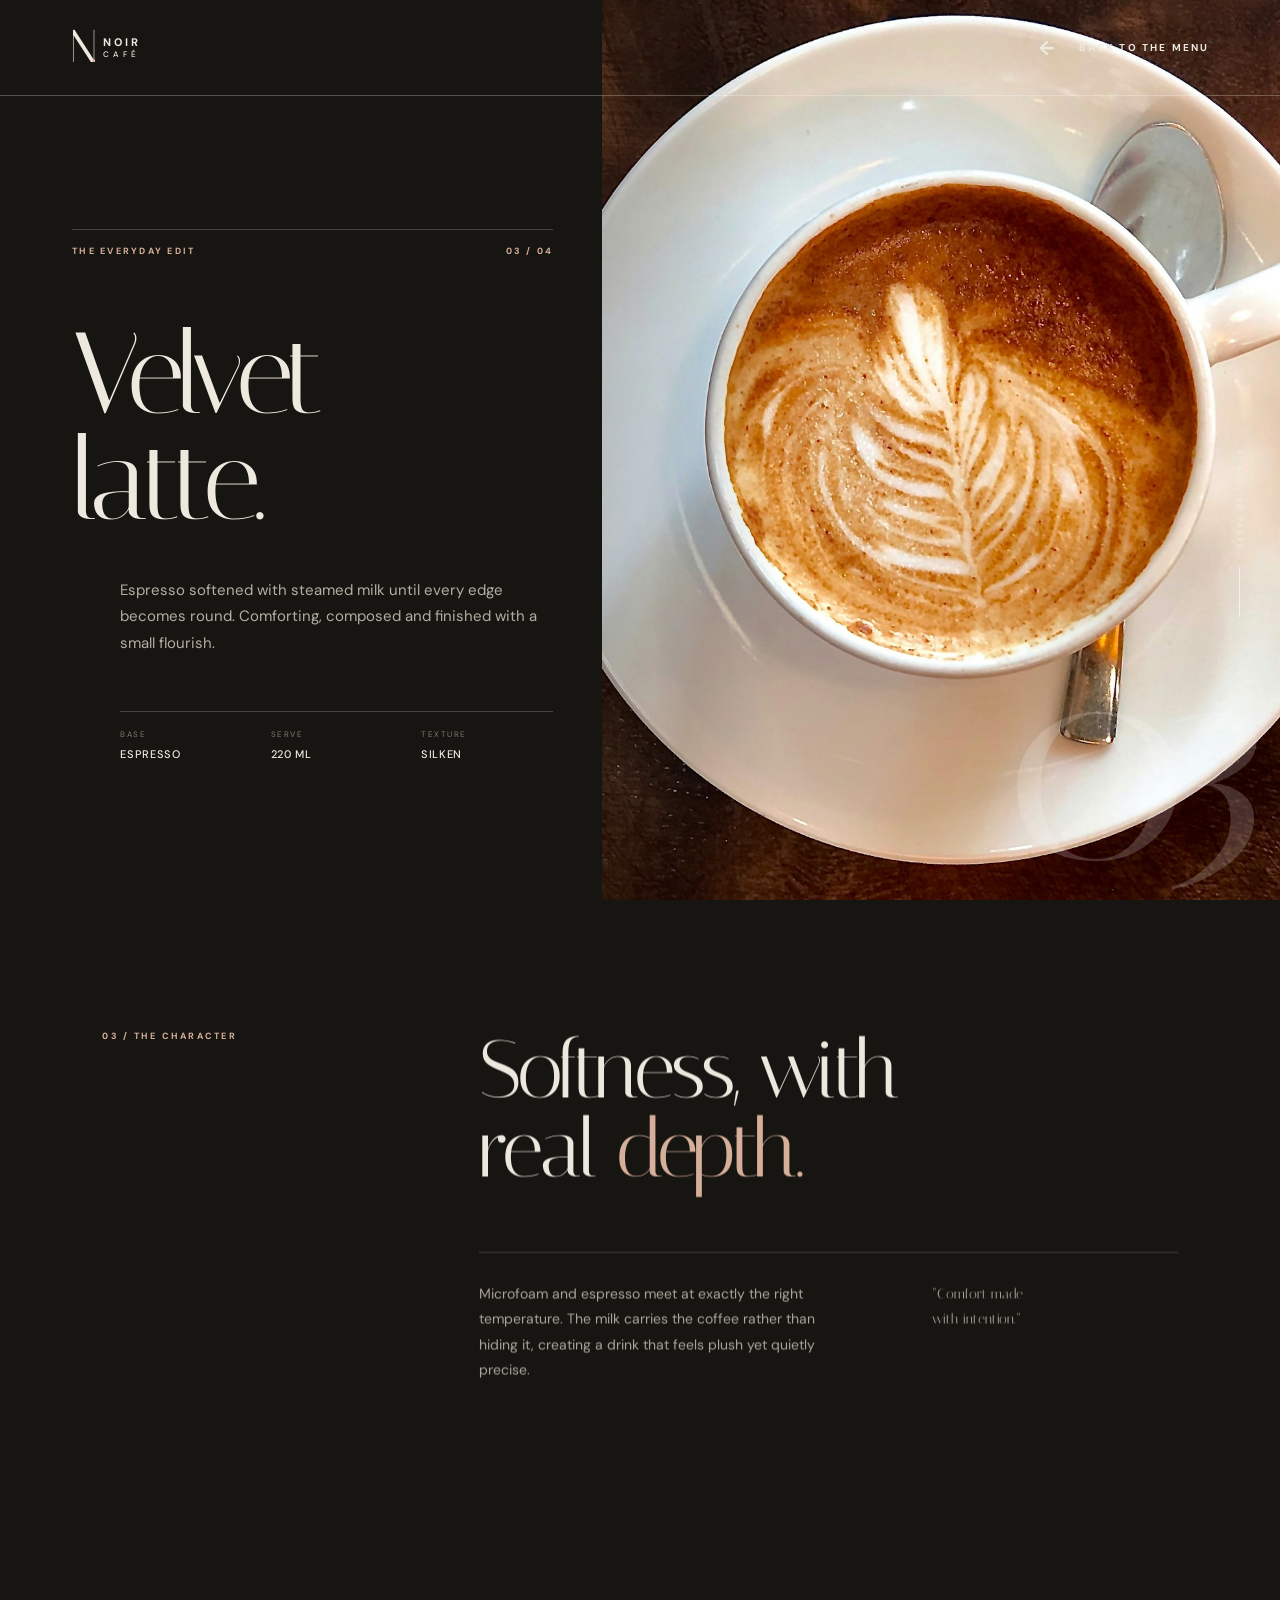
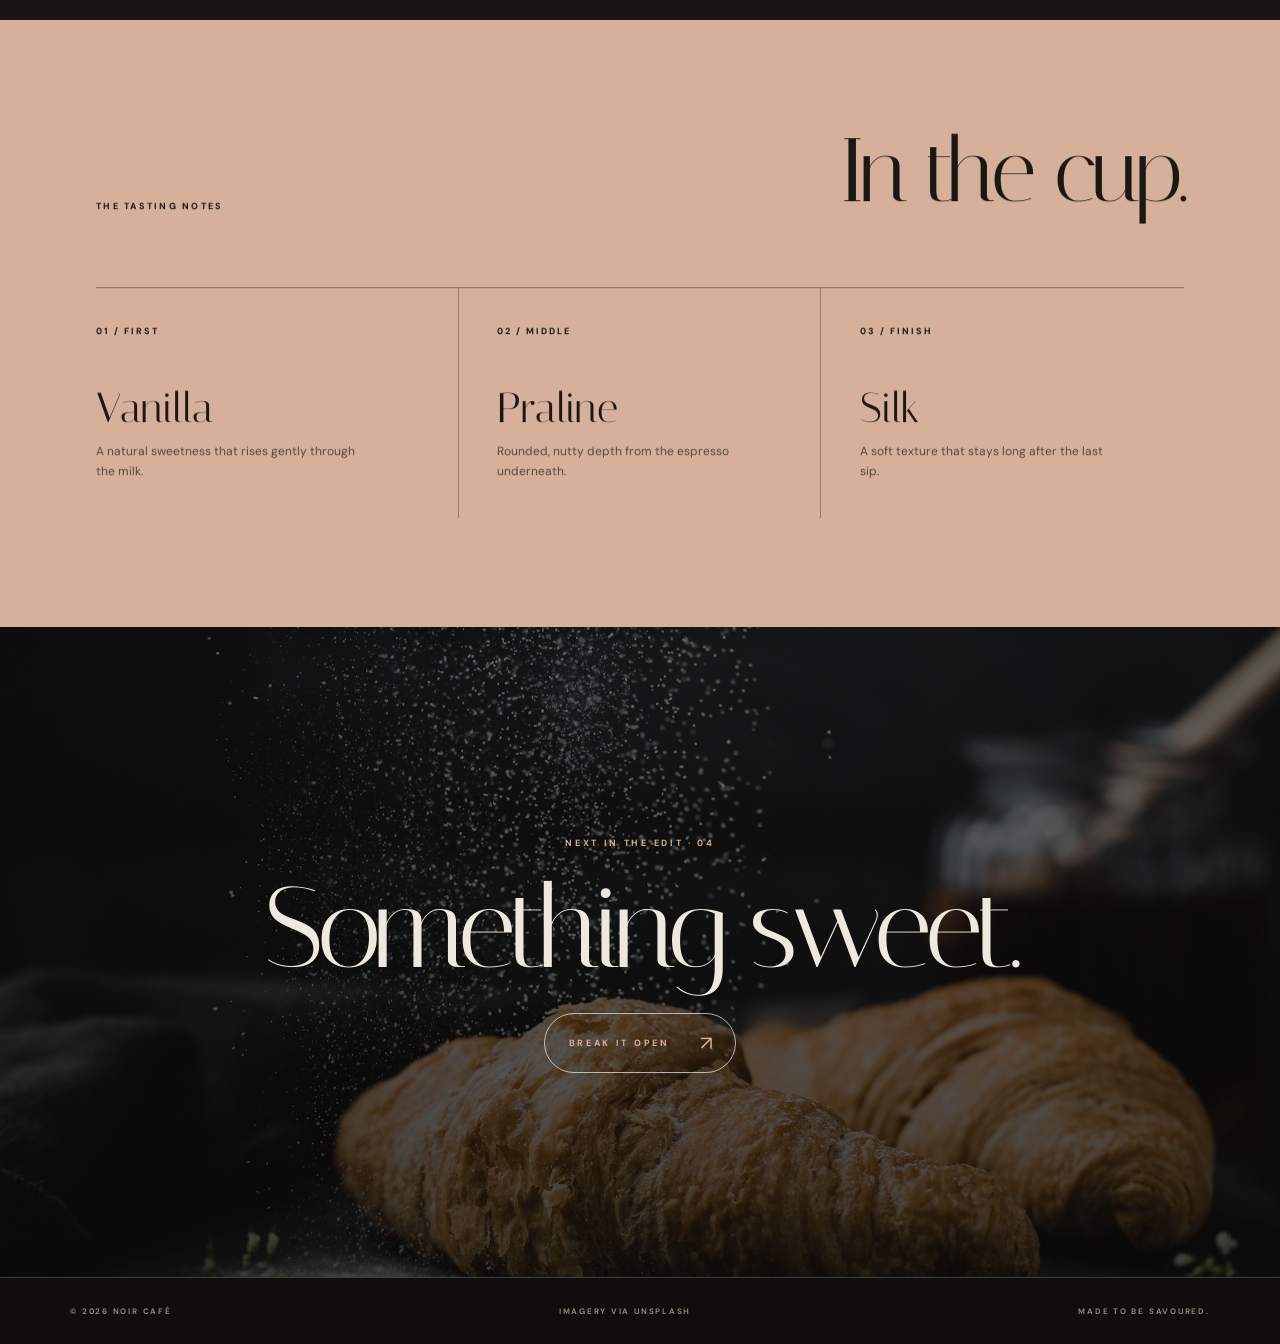
<file: menu/velvet-latte.html>
<!doctype html><html lang="en"><head><meta charset="UTF-8"><meta name="viewport" content="width=device-width,initial-scale=1"><meta name="theme-color" content="#171512"><meta name="description" content="Noir Café velvet latte — soft, smooth and a little indulgent."><title>Velvet Latte — Noir Café</title><link rel="icon" href="../assets/favicon.svg" type="image/svg+xml"><link rel="preconnect" href="https://fonts.googleapis.com"><link rel="preconnect" href="https://fonts.gstatic.com" crossorigin><link href="https://fonts.googleapis.com/css2?family=DM+Sans:wght@400;500;600;700&family=Italiana&display=swap" rel="stylesheet"><link rel="stylesheet" href="detail.css"></head>
<body class="detail-page" style="--detail-accent:#d6b09a;--detail-image:url('../assets/latte-detail.jpg');--next-image:url('../assets/sweet-detail.jpg')"><a class="skip-link" href="#main">Skip to content</a><div class="page-transition" aria-hidden="true"><span class="transition-kicker">THE EVERYDAY EDIT · 03</span><span class="transition-name">VELVET LATTE</span></div>
<header class="detail-header"><a class="brand detail-link" href="../index.html" data-transition-name="NOIR CAFÉ"><span class="brand-symbol">N<span>.</span></span><span class="brand-name">NOIR <small>CAFÉ</small></span></a><a class="back-link detail-link" href="../index.html#menu" data-transition-name="THE MENU"><span>←</span> Back to the menu</a></header>
<main id="main"><section class="detail-hero"><div class="detail-copy"><div class="detail-kicker"><span>THE EVERYDAY EDIT</span><span>03 / 04</span></div><h1 class="detail-title"><span class="title-line"><span>Velvet</span></span><span class="title-line"><span>latte.</span></span></h1><p class="detail-deck">Espresso softened with steamed milk until every edge becomes round. Comforting, composed and finished with a small flourish.</p><div class="detail-meta"><span>Base<strong>Espresso</strong></span><span>Serve<strong>220 ml</strong></span><span>Texture<strong>Silken</strong></span></div></div><div class="detail-visual"><div class="detail-image" role="img" aria-label="Latte art in a porcelain cup"></div><span class="detail-number">03</span><span class="detail-scroll">SCROLL TO TASTE</span></div></section>
<section class="manifesto"><span class="manifesto-label">03 / THE CHARACTER</span><div class="manifesto-copy reveal"><h2>Softness, with<br>real <em>depth.</em></h2><div class="manifesto-bottom"><p>Microfoam and espresso meet at exactly the right temperature. The milk carries the coffee rather than hiding it, creating a drink that feels plush yet quietly precise.</p><p class="manifesto-quote">“Comfort made<br>with intention.”</p></div></div></section>
<section class="notes"><div class="notes-head reveal"><span>THE TASTING NOTES</span><h2>In the cup.</h2></div><div class="notes-grid reveal"><article class="note"><span>01 / FIRST</span><h3>Vanilla</h3><p>A natural sweetness that rises gently through the milk.</p></article><article class="note"><span>02 / MIDDLE</span><h3>Praline</h3><p>Rounded, nutty depth from the espresso underneath.</p></article><article class="note"><span>03 / FINISH</span><h3>Silk</h3><p>A soft texture that stays long after the last sip.</p></article></div></section>
<a class="next-story detail-link" href="something-sweet.html" data-transition-name="SOMETHING SWEET"><span class="next-story-bg"></span><span class="next-content"><span>NEXT IN THE EDIT · 04</span><h2>Something sweet.</h2><span class="next-action">BREAK IT OPEN <b>↗</b></span></span></a></main><footer class="detail-footer"><span>© <span data-year></span> NOIR CAFÉ</span><span>IMAGERY VIA UNSPLASH</span><span>MADE TO BE SAVOURED.</span></footer><script src="../assets/gsap.min.js"></script><script src="../assets/ScrollTrigger.min.js"></script><script src="detail.js"></script></body></html>
</file>
<file: styles.css>
:root{--ink:#171512;--ink-soft:#211e19;--cream:#eee9df;--warm:#d7cbb8;--gold:#c7a675;--line:rgba(238,233,223,.22);--font-display:'Italiana',Georgia,serif;--font-body:'DM Sans',Arial,sans-serif}*{box-sizing:border-box}html{scroll-behavior:smooth}body{margin:0;background:var(--ink);color:var(--cream);font-family:var(--font-body);-webkit-font-smoothing:antialiased}body.menu-open{overflow:hidden}a{color:inherit;text-decoration:none}button{font:inherit}img{display:block;width:100%;height:100%;object-fit:cover}::selection{background:var(--gold);color:var(--ink)}.skip-link{position:fixed;top:-60px;left:20px;z-index:100;background:var(--cream);color:var(--ink);padding:12px 18px}.skip-link:focus{top:16px}.intro{position:fixed;inset:0;background:#171512;z-index:1000;display:flex;align-items:center;justify-content:center;pointer-events:none}.intro-inner{display:flex;align-items:center;flex-direction:column;gap:16px}.intro-mark{font:clamp(100px,20vw,240px)/.7 var(--font-display);letter-spacing:-.08em}.intro-dot,.brand-symbol span,.footer-brand span{color:var(--gold)}.intro-line{height:1px;width:0;background:var(--gold)}.intro-caption{font-size:9px;letter-spacing:.55em;color:var(--gold);margin-left:.55em}.scroll-line{position:fixed;top:0;left:0;height:2px;width:0;background:var(--gold);z-index:101;transform-origin:left}.site-header{position:absolute;z-index:20;left:0;right:0;top:0;height:102px;padding:0 5.5%;display:flex;align-items:center;justify-content:space-between;border-bottom:1px solid rgba(255,255,255,.22);color:#f5f0e8}.brand{display:flex;align-items:center;gap:12px;min-width:200px}.brand-symbol{font:46px/.7 var(--font-display);letter-spacing:-.14em}.brand-name{font-size:11px;font-weight:700;letter-spacing:.26em;line-height:1.25}.brand-name small{display:block;font-size:8px;letter-spacing:.56em;font-weight:500}.desktop-nav{display:flex;gap:40px;align-items:center}.desktop-nav a,.header-cta{font-size:11px;font-weight:600;letter-spacing:.15em;text-transform:uppercase;transition:color .25s}.desktop-nav a:hover,.header-cta:hover{color:var(--gold)}.header-cta{display:flex;align-items:center;gap:28px;border:1px solid rgba(255,255,255,.55);border-radius:100px;padding:14px 18px 14px 21px}.header-cta span{font-size:18px;line-height:0}.menu-toggle{display:none;background:none;border:0;width:44px;height:44px;padding:10px;cursor:pointer}.menu-toggle span{display:block;height:1px;background:var(--cream);margin:7px 0;transition:transform .3s}.mobile-nav{display:none}.hero{height:min(850px,100svh);min-height:650px;position:relative;overflow:hidden;background:#2a241e}.hero-image,.hero-shade{position:absolute;inset:0}.hero-image{background:url('assets/cafe-bar.jpg') center 44%/cover no-repeat;transform:scale(1.08);will-change:transform}.hero-shade{background:linear-gradient(90deg,rgba(10,9,8,.83) 0%,rgba(12,10,8,.48) 45%,rgba(8,7,6,.12) 100%),linear-gradient(0deg,rgba(8,7,6,.58),transparent 42%)}.hero-topline{position:absolute;top:137px;left:5.5%;right:5.5%;display:flex;justify-content:space-between;color:rgba(255,255,255,.75);font-size:9px;letter-spacing:.28em;font-weight:600}.hero-content{position:absolute;left:9%;bottom:12%;width:min(960px,78%)}.eyebrow{font-size:10px;line-height:1.5;letter-spacing:.3em;font-weight:700;color:var(--gold);display:flex;align-items:center;gap:14px;margin:0 0 32px;text-transform:uppercase}.eyebrow-line{width:30px;height:1px;background:currentColor;flex:none}.hero h1{font:clamp(72px,9.8vw,160px)/.89 var(--font-display);letter-spacing:-.049em;font-weight:400;margin:0;color:#f7f1e8}.hero h1 em,.story h2 em,.story-statement em,.menu-heading em,.space-content h2 em,.visit h2 em{font-style:normal;color:var(--gold)}.hero-line{display:block;overflow:hidden;padding-bottom:.08em}.hero-line>span{display:block}.hero-bottom{display:flex;align-items:end;gap:55px;margin-top:38px}.hero-bottom p{font-size:15px;font-weight:400;line-height:1.65;max-width:325px;color:#e6ded1;margin:0}.round-link{width:58px;height:58px;border:1px solid rgba(255,255,255,.6);border-radius:50%;display:grid;place-items:center;font-size:27px;transition:background .3s,color .3s,transform .3s}.round-link:hover{background:var(--cream);color:var(--ink);transform:rotate(45deg)}.hero-side{position:absolute;right:5.5%;bottom:10%;display:flex;align-items:center;gap:18px;writing-mode:vertical-rl;font-size:9px;letter-spacing:.24em;font-weight:700;color:#f4eee6}.hero-side span{height:38px;width:1px;background:rgba(255,255,255,.7)}.ticker{height:77px;display:flex;align-items:center;overflow:hidden;background:var(--gold);color:var(--ink)}.ticker-track{display:flex;width:max-content;animation:ticker 36s linear infinite}.ticker-track span{font-size:10px;letter-spacing:.28em;white-space:nowrap;font-weight:700;padding-right:45px}.ticker-track b{font-size:17px;font-weight:400;padding:0 32px;vertical-align:middle}@keyframes ticker{to{transform:translateX(-50%)}}.section-pad{padding:100px 7.5%}.section-index{border-top:1px solid var(--line);padding-top:18px;display:flex;justify-content:space-between;font-size:9px;font-weight:700;letter-spacing:.28em;color:#aaa08e}.story{background:var(--ink);padding-bottom:0}.story-grid{display:grid;grid-template-columns:1fr 1fr;gap:9%;align-items:center;margin:95px 0 0}.story-copy{padding-left:4%;max-width:610px}.story h2,.menu-heading h2,.space-content h2,.visit h2{font:clamp(55px,6.7vw,112px)/.98 var(--font-display);font-weight:400;letter-spacing:-.048em;margin:0}.story h2{max-width:580px}.body-copy{font-size:16px;line-height:1.8;color:#ada79d;max-width:450px;margin:36px 0 38px}.text-link,.light-link{display:inline-flex;gap:30px;align-items:center;padding-bottom:12px;border-bottom:1px solid var(--gold);font-size:11px;text-transform:uppercase;letter-spacing:.18em;font-weight:700;transition:gap .25s,color .25s}.text-link:hover,.light-link:hover{gap:42px;color:var(--gold)}.text-link span,.light-link span{font-size:18px;font-weight:400}.story-visual{position:relative;padding-top:4%}.image-frame{height:640px;overflow:hidden}.story-visual img{object-position:center}.image-note{display:flex;justify-content:space-between;margin-top:18px;font-size:9px;letter-spacing:.25em;font-weight:700;color:var(--gold)}.story-statement{border-top:1px solid var(--line);margin-top:120px;min-height:280px;display:flex;align-items:center;justify-content:space-between;gap:30px;text-align:center}.story-statement p{font:clamp(30px,3.8vw,58px)/1.17 var(--font-display);letter-spacing:-.02em;margin:0}.asterisk{font-size:20px;color:var(--gold)}.menu-section{background:#211e1a;padding-bottom:130px}.menu-heading{text-align:center;margin:105px auto 70px;max-width:700px}.menu-heading .eyebrow,.visit-inner .eyebrow{justify-content:center}.menu-heading h2{font-size:clamp(58px,6vw,98px)}.menu-heading>p:last-child{font-size:15px;line-height:1.7;color:#aaa49a;margin:25px 0 0}.menu-layout{display:grid;grid-template-columns:1.03fr .97fr;gap:8%;align-items:center}.menu-photo{height:650px;position:relative;overflow:hidden}.menu-photo img{filter:saturate(.78);transition:transform .8s}.menu-photo:hover img{transform:scale(1.05)}.photo-corner{position:absolute;bottom:0;left:0;right:0;padding:22px 25px;background:rgba(23,21,18,.78);backdrop-filter:blur(12px);display:flex;justify-content:space-between;font-size:9px;letter-spacing:.22em;font-weight:700}.photo-corner span{font-size:20px;font-weight:400}.menu-list-header{display:flex;justify-content:space-between;color:var(--gold);font-size:9px;letter-spacing:.23em;font-weight:700;padding-bottom:18px;border-bottom:1px solid var(--line)}.menu-item{display:grid;grid-template-columns:42px 1fr 25px;gap:15px;align-items:center;min-height:118px;border-bottom:1px solid var(--line)}.menu-number{color:var(--gold);font-size:11px}.menu-item h3{font:39px/1 var(--font-display);letter-spacing:-.025em;margin:0 0 10px}.menu-item p{font-size:12px;color:#aaa49a;line-height:1.4;margin:0}.menu-glyph{font-size:20px;color:var(--gold)}.menu-footnote{color:#81796e;font-size:11px;font-style:italic;letter-spacing:.03em;margin-top:28px}.space-section{height:740px;position:relative;overflow:hidden;background:#2c2924}.space-image,.space-overlay{position:absolute;inset:0}.space-image{background:url('assets/cafe-interior.jpg') center 50%/cover no-repeat;will-change:transform;transform:scale(1.12)}.space-overlay{background:linear-gradient(90deg,rgba(9,8,7,.82),rgba(9,8,7,.5) 47%,rgba(9,8,7,.14)),linear-gradient(0deg,rgba(9,8,7,.4),transparent 50%)}.space-content{position:absolute;left:11%;top:18%;max-width:660px}.space-label{display:block;margin-bottom:58px;font-size:9px;letter-spacing:.29em;font-weight:700}.space-content h2{font-size:clamp(70px,8.5vw,140px)}.space-content>p:not(.eyebrow){font-size:15px;line-height:1.7;max-width:320px;color:#e4ddd3;margin:28px 0 36px}.light-link{border-color:rgba(255,255,255,.7)}.space-caption{position:absolute;bottom:35px;right:6%;font-size:9px;letter-spacing:.24em;font-weight:700}.visit{min-height:690px;position:relative;overflow:hidden;background:#d7cbb8;color:var(--ink)}.visit .section-index{border-color:rgba(23,21,18,.24);color:#645b50}.visit-inner{text-align:center;position:relative;z-index:1;margin:125px auto 60px}.visit-inner .eyebrow{color:#836344}.visit h2{font-size:clamp(72px,9vw,145px)}.visit h2 em{color:#8d6945}.visit-inner>p:not(.eyebrow){font-size:15px;line-height:1.7;max-width:400px;margin:30px auto;color:#61584d}.visit-button{display:inline-flex;align-items:center;gap:42px;border:1px solid var(--ink);padding:19px 22px 19px 26px;border-radius:100px;margin-top:18px;font-size:11px;text-transform:uppercase;letter-spacing:.16em;font-weight:700;transition:background .3s,color .3s}.visit-button:hover{background:var(--ink);color:var(--cream)}.visit-button span{font-size:19px;font-weight:400}.visit-ornament{position:absolute;bottom:-210px;right:-100px;font:430px/.8 var(--font-display);letter-spacing:-.12em;color:rgba(23,21,18,.055);pointer-events:none}.site-footer{background:#14120f;padding:70px 7.5% 27px}.footer-top{display:flex;justify-content:space-between;align-items:center;min-height:140px;border-bottom:1px solid var(--line)}.footer-brand{font:clamp(90px,13vw,190px)/.7 var(--font-display);letter-spacing:-.075em}.footer-top>span,.footer-top>a:last-child,.footer-bottom{font-size:9px;letter-spacing:.22em;font-weight:700}.footer-top>a:last-child:hover,.footer-bottom a:hover{color:var(--gold)}.footer-bottom{display:flex;justify-content:space-between;gap:25px;color:#887f70;padding-top:30px}.footer-bottom a{color:#b8ab97}.reveal,.reveal-image{will-change:transform,opacity}
@media(max-width:1000px){.desktop-nav{gap:20px}.story-grid{gap:5%}.image-frame{height:550px}.menu-layout{gap:5%}.menu-photo{height:590px}.hero-content{left:7%;width:85%}}
@media(max-width:760px){.site-header{height:78px;padding:0 6%}.brand{min-width:0}.brand-symbol{font-size:39px}.brand-name{font-size:10px}.desktop-nav,.header-cta{display:none}.menu-toggle{display:block;z-index:25}.menu-open .menu-toggle span:first-child{transform:translateY(4px) rotate(45deg)}.menu-open .menu-toggle span:last-child{transform:translateY(-4px) rotate(-45deg)}.mobile-nav{display:flex;position:fixed;z-index:19;inset:0;background:#171512;flex-direction:column;justify-content:center;padding:18% 9%;gap:20px;visibility:hidden;opacity:0;transition:opacity .3s,visibility .3s}.menu-open .mobile-nav{visibility:visible;opacity:1}.mobile-nav a{font:clamp(44px,10vw,74px)/1 var(--font-display);padding:5px 0}.hero{height:790px;min-height:680px;max-height:100svh}.hero-image{background-position:62% center}.hero-shade{background:linear-gradient(90deg,rgba(8,7,6,.79),rgba(8,7,6,.22)),linear-gradient(0deg,rgba(8,7,6,.72),transparent 70%)}.hero-topline{top:110px;left:6%;right:6%;font-size:8px}.hero-topline span:last-child{display:none}.hero-content{left:7%;right:7%;width:auto;bottom:14%}.hero h1{font-size:clamp(65px,13vw,105px)}.hero-bottom{align-items:center;justify-content:space-between;gap:20px}.hero-bottom p{font-size:13px;max-width:250px}.round-link{width:50px;height:50px;flex:none}.hero-side{display:none}.section-pad{padding:75px 7%}.section-index{font-size:8px}.story-grid{grid-template-columns:1fr;gap:55px;margin-top:75px}.story-copy{padding-left:0}.story h2,.menu-heading h2{font-size:clamp(56px,10vw,84px)}.body-copy{font-size:14px;margin:25px 0 32px}.story-visual{padding:0 0 0 12%}.image-frame{height:500px}.story-statement{margin-top:75px;min-height:220px}.story-statement p{font-size:clamp(29px,5vw,44px)}.menu-section{padding-bottom:80px}.menu-heading{margin:75px auto 55px}.menu-layout{grid-template-columns:1fr;gap:52px}.menu-photo{height:450px}.menu-item{min-height:107px}.space-section{height:690px}.space-image{background-position:57% center}.space-content{left:8%;right:8%;top:19%}.space-content h2{font-size:clamp(70px,12vw,105px)}.space-caption{right:8%;font-size:8px}.visit{min-height:590px}.visit-inner{margin:105px auto 60px}.visit h2{font-size:clamp(70px,12vw,105px)}.visit-ornament{font-size:280px;bottom:-120px}.site-footer{padding:65px 7% 30px}.footer-top{align-items:flex-start;flex-direction:column;gap:30px;padding-bottom:45px}.footer-brand{font-size:130px}.footer-bottom{flex-direction:column;gap:16px}}
@media(max-width:480px){.hero{min-height:640px}.hero h1{font-size:clamp(58px,13vw,72px)}.hero-eyebrow{font-size:8px}.hero-bottom p{max-width:210px}.ticker{height:58px}.story h2,.menu-heading h2{font-size:58px}.image-frame{height:390px}.menu-photo{height:350px}.menu-item h3{font-size:33px}.space-section{height:650px}.space-content h2{font-size:75px}.visit h2{font-size:78px}.footer-brand{font-size:100px}}
@media(prefers-reduced-motion:reduce){html{scroll-behavior:auto}.intro{display:none}.ticker-track{animation:none}.hero-image,.space-image{transform:none!important}.reveal,.reveal-image{opacity:1!important;transform:none!important}*,*:before,*:after{animation-duration:.01ms!important;transition-duration:.01ms!important;scroll-behavior:auto!important}}

/* ── Cinematic page transitions ─────────────────────────────── */
.page-transition{position:fixed;z-index:999;inset:0;background:var(--gold);color:var(--ink);display:flex;align-items:center;justify-content:center;flex-direction:column;gap:14px;transform:translateY(100%);pointer-events:none;will-change:transform}.transition-kicker{font-size:9px;font-weight:700;letter-spacing:.38em}.transition-name{font:clamp(55px,8vw,130px)/.92 var(--font-display);letter-spacing:-.045em;text-align:center;padding:0 5vw}

/* ── Menu hover interactions ────────────────────────────────── */
.menu-item{position:relative;isolation:isolate;overflow:hidden;padding:0 10px;margin:0 -10px;color:var(--cream);transition:padding .45s cubic-bezier(.2,.75,.2,1),color .35s}.menu-item>*:not(.menu-fill){position:relative;z-index:1}.menu-fill{position:absolute;z-index:0;inset:0;background:var(--gold);transform:scaleY(0);transform-origin:bottom;transition:transform .48s cubic-bezier(.22,.72,.16,1)}.menu-item:hover,.menu-item:focus-visible{color:var(--ink);padding-left:24px;padding-right:24px}.menu-item:hover .menu-fill,.menu-item:focus-visible .menu-fill{transform:scaleY(1)}.menu-item:hover .menu-number,.menu-item:focus-visible .menu-number,.menu-item:hover .menu-glyph,.menu-item:focus-visible .menu-glyph{color:var(--ink)}.menu-item:hover p,.menu-item:focus-visible p{color:rgba(23,21,18,.68)}.menu-item .menu-glyph{transition:transform .45s,color .3s}.menu-item:hover .menu-glyph,.menu-item:focus-visible .menu-glyph{transform:translate(5px,-5px) rotate(45deg)}.menu-item:focus-visible{outline:1px solid var(--cream);outline-offset:3px}

/* ── Ritual section ─────────────────────────────────────────── */
.ritual-section{position:relative;min-height:930px;overflow:hidden;background:#100f0d}.ritual-texture{position:absolute;inset:0;background:linear-gradient(90deg,rgba(11,10,8,.91),rgba(13,11,9,.57) 55%,rgba(8,7,6,.35)),url('assets/ritual-beans.jpg') center/cover;filter:saturate(.72)}.ritual-inner{position:relative;z-index:1;min-height:850px}.ritual-head{margin:105px 0 0;max-width:920px}.ritual-head h2{font:clamp(68px,8vw,135px)/.9 var(--font-display);font-weight:400;letter-spacing:-.05em;margin:0}.ritual-head h2 em{font-style:normal;color:var(--gold)}.ritual-orbit{position:absolute;z-index:2;right:9%;top:25%;width:180px;height:180px;display:grid;place-items:center}.ritual-orbit>span{font-size:25px;color:var(--gold)}.ritual-orbit svg{position:absolute;inset:0;width:100%;height:100%;animation:orbit 18s linear infinite}.ritual-orbit text{font-family:var(--font-body);font-size:9px;font-weight:700;letter-spacing:2.4px;fill:var(--cream)}@keyframes orbit{to{transform:rotate(360deg)}}.ritual-steps{position:absolute;left:7.5%;right:7.5%;bottom:85px;display:grid;grid-template-columns:repeat(3,1fr);border-top:1px solid rgba(238,233,223,.3)}.ritual-steps article{padding:30px 5vw 22px 0;border-right:1px solid rgba(238,233,223,.3)}.ritual-steps article+article{padding-left:3vw}.ritual-steps article:last-child{border-right:0}.ritual-steps article>span{font-size:9px;color:var(--gold);font-weight:700;letter-spacing:.2em}.ritual-steps h3{font:42px/1 var(--font-display);font-weight:400;margin:25px 0 15px}.ritual-steps p{font-size:12px;line-height:1.7;color:#b5ada1;max-width:300px;margin:0}.ritual-marquee{position:relative;z-index:1;height:80px;background:var(--cream);color:var(--ink);overflow:hidden;display:flex;align-items:center}.ritual-marquee span{display:block;white-space:nowrap;font:clamp(35px,5vw,70px)/1 var(--font-display);letter-spacing:.03em;animation:ritual-slide 25s linear infinite}@keyframes ritual-slide{to{transform:translateX(-35%)}}

@media(max-width:760px){.transition-name{font-size:clamp(48px,14vw,72px)}.menu-item{padding:0 4px;margin:0 -4px}.menu-item:hover,.menu-item:focus-visible{padding-left:14px;padding-right:14px}.ritual-section{min-height:1050px}.ritual-inner{min-height:970px}.ritual-head{margin-top:75px}.ritual-head h2{font-size:clamp(68px,16vw,96px)}.ritual-orbit{width:132px;height:132px;right:6%;top:36%}.ritual-steps{grid-template-columns:1fr;bottom:50px}.ritual-steps article,.ritual-steps article+article{padding:20px 0;border-right:0;border-bottom:1px solid rgba(238,233,223,.25)}.ritual-steps article:last-child{border-bottom:0}.ritual-steps h3{font-size:34px;margin:9px 0}.ritual-steps p{max-width:100%}.ritual-marquee{height:58px}}
.page-transition{transform:none;visibility:hidden}
</file>
<file: menu/detail.css>
:root{--ink:#171512;--cream:#eee9df;--gold:#c7a675;--line:rgba(238,233,223,.22);--font-display:'Italiana',Georgia,serif;--font-body:'DM Sans',Arial,sans-serif}*{box-sizing:border-box}html{scroll-behavior:smooth}body{margin:0;background:var(--ink);color:var(--cream);font-family:var(--font-body);-webkit-font-smoothing:antialiased}a{color:inherit;text-decoration:none}img{display:block;width:100%;height:100%;object-fit:cover}::selection{background:var(--detail-accent,var(--gold));color:var(--ink)}.skip-link{position:fixed;top:-60px;left:20px;z-index:1000;background:var(--cream);color:var(--ink);padding:12px 18px}.skip-link:focus{top:16px}.page-transition{position:fixed;z-index:999;inset:0;background:var(--detail-accent,var(--gold));color:var(--ink);display:flex;align-items:center;justify-content:center;flex-direction:column;gap:14px;transform:translateY(0);pointer-events:none;will-change:transform}.transition-kicker{font-size:9px;font-weight:700;letter-spacing:.38em}.transition-name{font:clamp(58px,9vw,145px)/.9 var(--font-display);letter-spacing:-.05em;text-align:center;padding:0 5vw}.detail-header{position:absolute;z-index:10;top:0;left:0;right:0;height:96px;padding:0 5.5%;display:flex;align-items:center;justify-content:space-between;border-bottom:1px solid rgba(255,255,255,.25)}.brand{display:flex;align-items:center;gap:12px}.brand-symbol{font:46px/.7 var(--font-display);letter-spacing:-.14em}.brand-symbol span{color:var(--detail-accent,var(--gold))}.brand-name{font-size:11px;font-weight:700;letter-spacing:.26em;line-height:1.25}.brand-name small{display:block;font-size:8px;letter-spacing:.56em;font-weight:500}.back-link{font-size:10px;letter-spacing:.22em;font-weight:700;display:flex;align-items:center;gap:22px;text-transform:uppercase}.back-link span{font-size:20px;transition:transform .3s}.back-link:hover span{transform:translateX(-7px)}.detail-hero{min-height:100svh;position:relative;overflow:hidden;display:grid;grid-template-columns:47% 53%;background:#171512}.detail-copy{position:relative;z-index:2;padding:160px 8% 70px 12%;display:flex;flex-direction:column;justify-content:center}.detail-kicker{display:flex;justify-content:space-between;border-top:1px solid var(--line);padding-top:15px;margin-bottom:70px;color:var(--detail-accent,var(--gold));font-size:9px;font-weight:700;letter-spacing:.25em}.detail-title{font:clamp(76px,9vw,155px)/.82 var(--font-display);font-weight:400;letter-spacing:-.06em;margin:0}.title-line{display:block;overflow:hidden;padding-bottom:.1em}.title-line span{display:block}.detail-deck{max-width:420px;margin:38px 0 0 10%;font-size:15px;line-height:1.75;color:#b5ada1}.detail-meta{margin:55px 0 0 10%;display:grid;grid-template-columns:repeat(3,1fr);gap:18px;border-top:1px solid var(--line);padding-top:17px}.detail-meta span{font-size:8px;letter-spacing:.19em;color:#80796e;text-transform:uppercase}.detail-meta strong{display:block;margin-top:8px;color:var(--cream);font-size:11px;letter-spacing:.06em;font-weight:500}.detail-visual{position:relative;overflow:hidden}.detail-image{position:absolute;inset:-5%;background-image:linear-gradient(90deg,rgba(23,21,18,.35),transparent 30%),var(--detail-image);background-size:cover;background-position:center;transform:scale(1.08)}.detail-number{position:absolute;z-index:2;right:5%;bottom:4%;font:clamp(160px,23vw,390px)/.7 var(--font-display);color:rgba(255,255,255,.18);letter-spacing:-.08em}.detail-scroll{position:absolute;z-index:3;right:35px;top:50%;writing-mode:vertical-rl;display:flex;align-items:center;gap:16px;font-size:8px;font-weight:700;letter-spacing:.24em}.detail-scroll:after{content:'';width:1px;height:50px;background:rgba(255,255,255,.6)}.manifesto{min-height:720px;padding:130px 8%;display:grid;grid-template-columns:.8fr 2fr;gap:9%;align-items:start}.manifesto-label{font-size:9px;letter-spacing:.25em;color:var(--detail-accent,var(--gold));font-weight:700}.manifesto-copy h2{font:clamp(54px,6.4vw,108px)/.96 var(--font-display);font-weight:400;letter-spacing:-.045em;margin:0}.manifesto-copy h2 em{font-style:normal;color:var(--detail-accent,var(--gold))}.manifesto-bottom{display:grid;grid-template-columns:1.2fr .8fr;gap:12%;margin-top:65px;border-top:1px solid var(--line);padding-top:28px}.manifesto-bottom p{font-size:14px;line-height:1.8;color:#ada69c;margin:0}.manifesto-quote{font:28px/1.3 var(--font-display);color:var(--cream)}.notes{padding:110px 7.5%;background:var(--detail-accent,var(--gold));color:var(--ink)}.notes-head{display:flex;align-items:end;justify-content:space-between;gap:30px;margin-bottom:75px}.notes-head span{font-size:9px;letter-spacing:.25em;font-weight:700}.notes-head h2{font:clamp(60px,7vw,115px)/.9 var(--font-display);font-weight:400;letter-spacing:-.05em;margin:0}.notes-grid{display:grid;grid-template-columns:repeat(3,1fr);border-top:1px solid rgba(23,21,18,.35)}.note{padding:30px 5vw 20px 0;min-height:230px;border-right:1px solid rgba(23,21,18,.35)}.note+.note{padding-left:3vw}.note:last-child{border-right:0}.note>span{font-size:9px;letter-spacing:.22em;font-weight:700}.note h3{font:42px/1 var(--font-display);font-weight:400;margin:48px 0 12px}.note p{font-size:12px;line-height:1.7;max-width:270px;margin:0;color:rgba(23,21,18,.68)}.next-story{height:650px;position:relative;overflow:hidden;display:grid;place-items:center;text-align:center;background:#0f0e0c}.next-story-bg{position:absolute;inset:0;background-image:linear-gradient(rgba(8,7,6,.54),rgba(8,7,6,.72)),var(--next-image);background-size:cover;background-position:center;transition:transform 1s cubic-bezier(.2,.7,.2,1);filter:saturate(.78)}.next-story:hover .next-story-bg{transform:scale(1.06)}.next-content{position:relative;z-index:1}.next-content>span{font-size:9px;letter-spacing:.3em;font-weight:700;color:var(--detail-accent,var(--gold))}.next-content h2{font:clamp(70px,9vw,150px)/.86 var(--font-display);font-weight:400;letter-spacing:-.05em;margin:28px 0 35px}.next-action{display:inline-flex;align-items:center;gap:30px;border:1px solid rgba(255,255,255,.65);border-radius:100px;padding:16px 20px 16px 24px;font-size:9px;font-weight:700;letter-spacing:.2em}.next-action b{font-size:20px;font-weight:400;transition:transform .3s}.next-story:hover .next-action b{transform:translate(5px,-5px)}.detail-footer{padding:28px 5.5%;display:flex;justify-content:space-between;gap:25px;background:#0f0e0c;border-top:1px solid var(--line);font-size:8px;letter-spacing:.22em;color:#8d8578;font-weight:700}.reveal{will-change:transform,opacity}
@media(max-width:850px){.detail-hero{grid-template-columns:1fr;min-height:auto}.detail-copy{min-height:720px;padding:140px 7% 70px}.detail-visual{height:620px}.detail-title{font-size:clamp(82px,18vw,135px)}.detail-deck,.detail-meta{margin-left:0}.manifesto{grid-template-columns:1fr;gap:45px;padding:90px 7%}.manifesto-bottom{grid-template-columns:1fr;gap:35px}.notes-grid{grid-template-columns:1fr}.note,.note+.note{padding:26px 0;border-right:0;border-bottom:1px solid rgba(23,21,18,.3);min-height:0}.note h3{margin:20px 0 10px}.next-story{height:560px}}
@media(max-width:520px){.detail-header{height:78px;padding:0 6%}.brand-name{display:none}.back-link{font-size:8px;gap:12px}.detail-copy{min-height:650px;padding-top:120px}.detail-kicker{margin-bottom:55px}.detail-title{font-size:clamp(68px,19vw,96px)}.detail-deck{font-size:13px}.detail-meta{gap:8px}.detail-meta strong{font-size:9px}.detail-visual{height:480px}.manifesto-copy h2{font-size:54px}.manifesto-bottom{margin-top:45px}.notes{padding:80px 7%}.notes-head{align-items:start;flex-direction:column}.notes-head h2{font-size:65px}.next-story{height:500px}.next-content h2{font-size:74px}.detail-footer{flex-direction:column}}
@media(prefers-reduced-motion:reduce){html{scroll-behavior:auto}.page-transition{display:none}.detail-image{transform:none!important}.reveal{opacity:1!important;transform:none!important}*,*:before,*:after{animation-duration:.01ms!important;transition-duration:.01ms!important}}
.page-transition{transform:none;visibility:visible}
</file>
